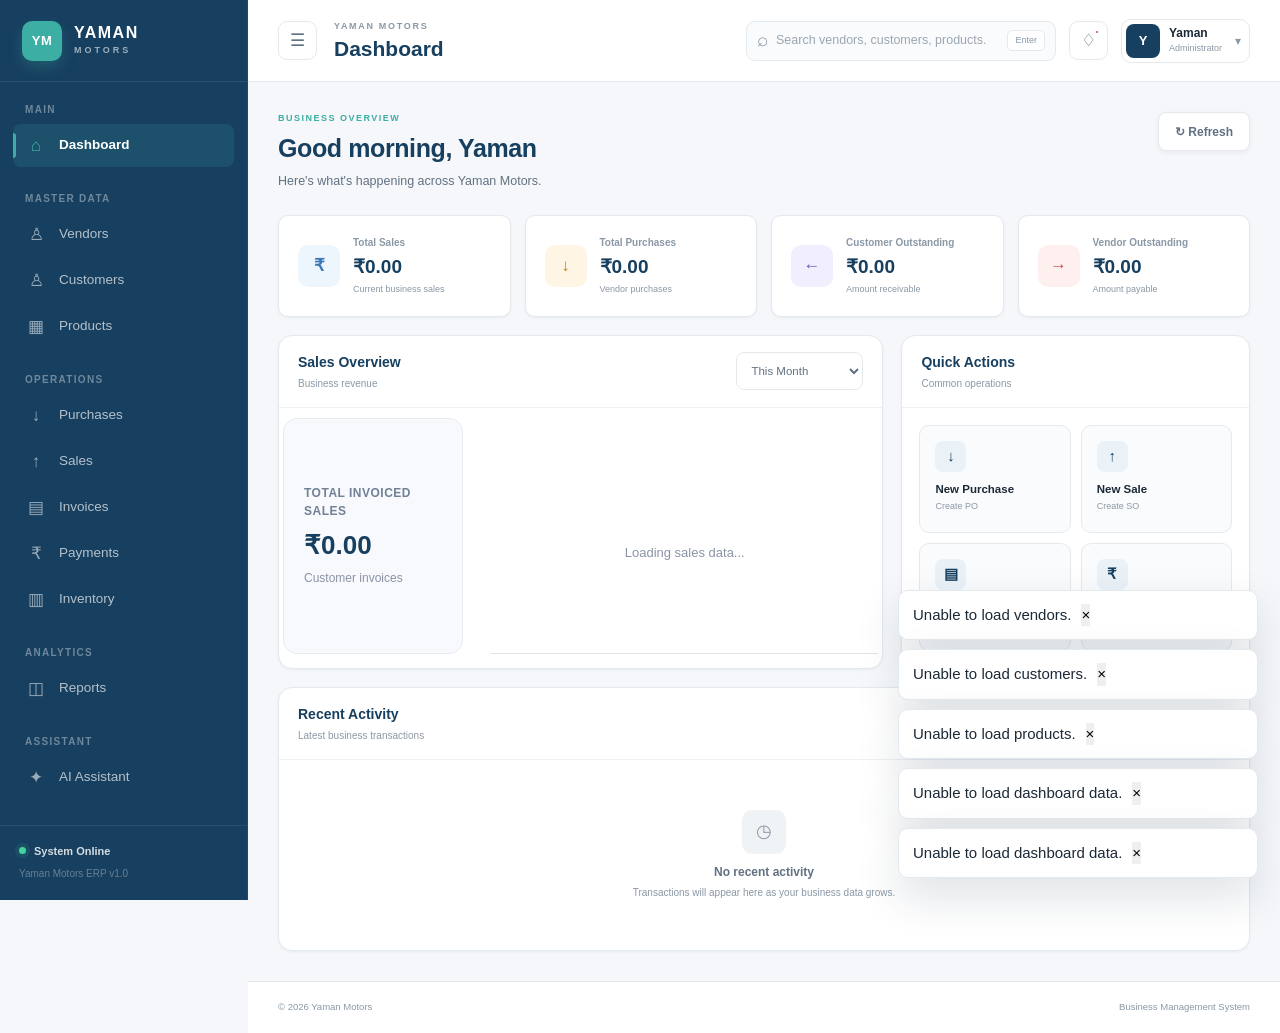
<file: frontend/index.html>
<!DOCTYPE html>
<html lang="en">

<head>
    <meta charset="UTF-8">

    <meta
        name="viewport"
        content="width=device-width, initial-scale=1.0">

    <meta
        name="description"
        content="Yaman Motors Business Management System">

    <title>Yaman Motors</title>

    <link
        rel="stylesheet"
        href="style.css">
</head>


<body>

    <!-- =====================================================
         APPLICATION
         ===================================================== -->

    <div class="app-shell">


        <!-- =================================================
             SIDEBAR
             ================================================= -->

        <aside
            class="sidebar"
            id="sidebar">

            <div class="sidebar-header">

                <div class="brand-mark">
                    YM
                </div>

                <div class="brand-text">
                    <strong>YAMAN</strong>
                    <span>MOTORS</span>
                </div>

            </div>


            <nav class="sidebar-navigation">

                <!-- MAIN -->

                <div class="navigation-group">

                    <div class="navigation-label">
                        MAIN
                    </div>

                    <button
                        type="button"
                        class="nav-item active"
                        data-section="dashboard">

                        <span class="nav-icon">⌂</span>

                        <span>
                            Dashboard
                        </span>

                    </button>

                </div>


                <!-- MASTER DATA -->

                <div class="navigation-group">

                    <div class="navigation-label">
                        MASTER DATA
                    </div>

                    <button
                        type="button"
                        class="nav-item"
                        data-section="vendors">

                        <span class="nav-icon">♙</span>

                        <span>
                            Vendors
                        </span>

                    </button>


                    <button
                        type="button"
                        class="nav-item"
                        data-section="customers">

                        <span class="nav-icon">♙</span>

                        <span>
                            Customers
                        </span>

                    </button>


                    <button
                        type="button"
                        class="nav-item"
                        data-section="products">

                        <span class="nav-icon">▦</span>

                        <span>
                            Products
                        </span>

                    </button>

                </div>


                <!-- OPERATIONS -->

                <div class="navigation-group">

                    <div class="navigation-label">
                        OPERATIONS
                    </div>


                    <button
                        type="button"
                        class="nav-item"
                        data-section="purchases">

                        <span class="nav-icon">↓</span>

                        <span>
                            Purchases
                        </span>

                    </button>


                    <button
                        type="button"
                        class="nav-item"
                        data-section="sales">

                        <span class="nav-icon">↑</span>

                        <span>
                            Sales
                        </span>

                    </button>


                    <button
                        type="button"
                        class="nav-item"
                        data-section="invoices">

                        <span class="nav-icon">▤</span>

                        <span>
                            Invoices
                        </span>

                    </button>


                    <button
                        type="button"
                        class="nav-item"
                        data-section="payments">

                        <span class="nav-icon">₹</span>

                        <span>
                            Payments
                        </span>

                    </button>


                    <button
                        type="button"
                        class="nav-item"
                        data-section="inventory">

                        <span class="nav-icon">▥</span>

                        <span>
                            Inventory
                        </span>

                    </button>

                </div>


                <!-- ANALYTICS -->

                <div class="navigation-group">

                    <div class="navigation-label">
                        ANALYTICS
                    </div>

                    <button
                        type="button"
                        class="nav-item"
                        data-section="reports">

                        <span class="nav-icon">◫</span>

                        <span>
                            Reports
                        </span>

                    </button>

                </div>


                <!-- ASSISTANT -->

                <div class="navigation-group">

                    <div class="navigation-label">
                        ASSISTANT
                    </div>

                    <button
                        type="button"
                        class="nav-item"
                        data-section="ai-assistant">

                        <span class="nav-icon">✦</span>

                        <span>
                            AI Assistant
                        </span>

                    </button>

                </div>

            </nav>


            <!-- SIDEBAR FOOTER -->

            <div class="sidebar-footer">

                <div class="system-status">

                    <span class="status-dot"></span>

                    <strong>
                        System Online
                    </strong>

                </div>

                <span class="version">
                    Yaman Motors ERP v1.0
                </span>

            </div>

        </aside>



        <!-- =================================================
             MAIN APPLICATION
             ================================================= -->

        <div class="main-wrapper">


            <!-- =================================================
                 TOP HEADER
                 ================================================= -->

            <header class="top-header">

                <div class="header-left">

                    <button
                        type="button"
                        class="header-button"
                        id="sidebarToggle"
                        aria-label="Toggle sidebar">

                        ☰

                    </button>


                    <div class="page-heading">

                        <span>
                            YAMAN MOTORS
                        </span>

                        <h1 id="pageTitle">
                            Dashboard
                        </h1>

                    </div>

                </div>


                <div class="header-right">


                    <!-- GLOBAL SEARCH -->

                    <div class="global-search">

                        <span class="search-icon">
                            ⌕
                        </span>

                        <input
                            type="search"
                            id="globalSearch"
                            placeholder="Search vendors, customers, products..."
                            autocomplete="off">

                        <span class="search-shortcut">
                            Enter
                        </span>

                    </div>


                    <!-- NOTIFICATIONS -->

                    <button
                        type="button"
                        class="header-button notification-button"
                        id="notificationButton"
                        aria-label="Notifications">

                        ♢

                        <span class="notification-dot"></span>

                    </button>


                    <!-- USER -->

                    <button
                        type="button"
                        class="user-menu"
                        id="userMenu">

                        <span class="user-avatar">
                            Y
                        </span>

                        <span class="user-info">

                            <strong>
                                Yaman
                            </strong>

                            <small>
                                Administrator
                            </small>

                        </span>

                        <span class="user-arrow">
                            ▾
                        </span>

                    </button>

                </div>

            </header>



            <!-- =================================================
                 MAIN CONTENT
                 ================================================= -->

            <main class="main-content">


                <!-- =================================================
                     DASHBOARD
                     ================================================= -->

                <section
                    class="page-section active"
                    id="section-dashboard">


                    <div class="section-top">

                        <div>

                            <p class="eyebrow">
                                BUSINESS OVERVIEW
                            </p>

                            <h2>
                                Good morning, Yaman
                            </h2>

                            <p class="section-description">
                                Here's what's happening across
                                Yaman Motors.
                            </p>

                        </div>


                        <div class="section-actions">

                            <button
                                type="button"
                                class="btn btn-secondary"
                                id="refreshDashboardButton">

                                ↻
                                Refresh

                            </button>

                        </div>

                    </div>


                    <!-- KPI CARDS -->

                    <div class="kpi-grid">


                        <article class="kpi-card">

                            <div class="kpi-icon sales">
                                ₹
                            </div>

                            <div class="kpi-content">

                                <span>
                                    Total Sales
                                </span>

                                <strong id="dashboardTotalSales">
                                    ₹0.00
                                </strong>

                                <small>
                                    Current business sales
                                </small>

                            </div>

                        </article>


                        <article class="kpi-card">

                            <div class="kpi-icon purchases">
                                ↓
                            </div>

                            <div class="kpi-content">

                                <span>
                                    Total Purchases
                                </span>

                                <strong id="dashboardTotalPurchases">
                                    ₹0.00
                                </strong>

                                <small>
                                    Vendor purchases
                                </small>

                            </div>

                        </article>


                        

                        <article class="kpi-card">

                            <div class="kpi-icon receivable">
                                ←
                            </div>

                            <div class="kpi-content">

                                <span>
                                    Customer Outstanding
                                </span>

                                <strong id="dashboardCustomerOutstanding">
                                    ₹0.00
                                </strong>

                                <small>
                                    Amount receivable
                                </small>

                            </div>

                        </article>


                        <article class="kpi-card">

                            <div class="kpi-icon payable">
                                →
                            </div>

                            <div class="kpi-content">

                                <span>
                                    Vendor Outstanding
                                </span>

                                <strong id="dashboardVendorOutstanding">
                                    ₹0.00
                                </strong>

                                <small>
                                    Amount payable
                                </small>

                            </div>

                        </article>

                    </div>



                    <!-- DASHBOARD GRID -->

                    <div class="dashboard-grid">


                        <!-- REVENUE -->

                        <article class="panel revenue-panel">

                            <div class="panel-header">

                                <div>

                                    <h3>
                                        Sales Overview
                                    </h3>

                                    <span>
                                        Business revenue
                                    </span>

                                </div>


                                <select id="revenuePeriod">

                                    <option value="month">
                                        This Month
                                    </option>

                                    <option value="quarter">
                                        This Quarter
                                    </option>

                                    <option value="year">
                                        This Year
                                    </option>

                                </select>

                            </div>


                           
<div class="sales-chart-container">

    <div class="sales-chart-summary">

        <span>Total Invoiced Sales</span>

        <strong id="dashboardChartTotal">
            ₹0.00
        </strong>

        <small>
            Customer invoices
        </small>

    </div>

    <div class="sales-chart-bars" id="dashboardSalesChart">

        <div class="sales-chart-empty">
            Loading sales data...
        </div>

    </div>

</div>



                        </article>


                        <!-- QUICK ACTIONS -->

                        <article class="panel quick-actions-panel">

                            <div class="panel-header">

                                <div>

                                    <h3>
                                        Quick Actions
                                    </h3>

                                    <span>
                                        Common operations
                                    </span>

                                </div>

                            </div>


                            <div class="quick-action-grid">

                                <button
                                    type="button"
                                    class="quick-action"
                                    data-action="new-purchase">

                                    <span>
                                        ↓
                                    </span>

                                    <strong>
                                        New Purchase
                                    </strong>

                                    <small>
                                        Create PO
                                    </small>

                                </button>


                                <button
                                    type="button"
                                    class="quick-action"
                                    data-action="new-sale">

                                    <span>
                                        ↑
                                    </span>

                                    <strong>
                                        New Sale
                                    </strong>

                                    <small>
                                        Create SO
                                    </small>

                                </button>


                                <button
                                    type="button"
                                    class="quick-action"
                                    data-action="upload-invoice">

                                    <span>
                                        ▤
                                    </span>

                                    <strong>
                                        Upload Invoice
                                    </strong>

                                    <small>
                                        Vendor invoice
                                    </small>

                                </button>


                                <button
                                    type="button"
                                    class="quick-action"
                                    data-action="record-payment">

                                    <span>
                                        ₹
                                    </span>

                                    <strong>
                                        Record Payment
                                    </strong>

                                    <small>
                                        Payment / receipt
                                    </small>

                                </button>

                            </div>

                        </article>

                    </div>



                    <!-- RECENT ACTIVITY -->

                    <article class="panel">

                        <div class="panel-header">

                            <div>

                                <h3>
                                    Recent Activity
                                </h3>

                                <span>
                                    Latest business transactions
                                </span>

                            </div>

                           
<button
    type="button"
    class="text-button"
    onclick="showSection('sales')"
>
    View All →
</button>


                        </div>


                        <div class="activity-empty">

                            <span>
                                ◷
                            </span>

                            <strong>
                                No recent activity
                            </strong>

                            <p>
                                Transactions will appear here
                                as your business data grows.
                            </p>

                        </div>

                    </article>

                </section>



                <!-- =================================================
                     VENDORS
                     ================================================= -->

                <section
                    class="page-section"
                    id="section-vendors">


                    <div class="section-top">

                        <div>

                            <p class="eyebrow">
                                MASTER DATA
                            </p>

                            <h2>
                                Vendors
                            </h2>

                            <p class="section-description">
                                Manage suppliers and vendor relationships.
                            </p>

                        </div>


                        <button
                            type="button"
                            class="btn btn-primary"
                            id="addVendorButton">

                            + Add Vendor

                        </button>

                    </div>


                    <article class="panel">


                        <div class="table-toolbar">

                            <div class="local-search">

                                <span>
                                    ⌕
                                </span>

                                <input
                                    id="vendorSearch"
                                    type="search"
                                    placeholder="Search vendors...">

                            </div>


                            <select id="vendorStatusFilter">

                                <option value="ALL">
                                    All Status
                                </option>

                                <option value="ACTIVE">
                                    Active
                                </option>

                                <option value="INACTIVE">
                                    Inactive
                                </option>

                            </select>

                        </div>


                        <div class="table-container">

                            <table>

                                <thead>

                                    <tr>

                                        <th>
                                            Vendor ID
                                        </th>

                                        <th>
                                            Vendor
                                        </th>

                                        <th>
                                            Phone
                                        </th>

                                        <th>
                                            Email
                                        </th>

                                        <th>
                                            GSTIN
                                        </th>

                                        <th>
                                            Status
                                        </th>

                                        <th>
                                            Actions
                                        </th>

                                    </tr>

                                </thead>


                                <tbody id="vendorsTableBody">

                                    <tr class="empty-row">

                                        <td colspan="7">

                                            <div class="table-empty-state">

                                                <strong>
                                                    Loading vendors...
                                                </strong>

                                            </div>

                                        </td>

                                    </tr>

                                </tbody>

                            </table>

                        </div>

                    </article>

                </section>



                <!-- =================================================
                     CUSTOMERS
                     ================================================= -->

                <section
                    class="page-section"
                    id="section-customers">


                    <div class="section-top">

                        <div>

                            <p class="eyebrow">
                                MASTER DATA
                            </p>

                            <h2>
                                Customers
                            </h2>

                            <p class="section-description">
                                Manage customers and buyers.
                            </p>

                        </div>


                        <button
                            type="button"
                            class="btn btn-primary"
                            id="addCustomerButton">

                            + Add Customer

                        </button>

                    </div>


                    <article class="panel">


                        <div class="table-toolbar">

                            <div class="local-search">

                                <span>
                                    ⌕
                                </span>

                                <input
                                    id="customerSearch"
                                    type="search"
                                    placeholder="Search customers...">

                            </div>


                            <select id="customerStatusFilter">

                                <option value="ALL">
                                    All Status
                                </option>

                                <option value="ACTIVE">
                                    Active
                                </option>

                                <option value="INACTIVE">
                                    Inactive
                                </option>

                            </select>

                        </div>


                        <div class="table-container">

                            <table>

                                <thead>

                                    <tr>

                                        <th>
                                            Customer ID
                                        </th>

                                        <th>
                                            Customer
                                        </th>

                                        <th>
                                            Phone
                                        </th>

                                        <th>
                                            Email
                                        </th>

                                        <th>
                                            GSTIN
                                        </th>

                                        <th>
                                            Status
                                        </th>

                                        <th>
                                            Actions
                                        </th>

                                    </tr>

                                </thead>


                                <tbody id="customersTableBody">

                                    <tr class="empty-row">

                                        <td colspan="7">

                                            <div class="table-empty-state">

                                                <strong>
                                                    Loading customers...
                                                </strong>

                                            </div>

                                        </td>

                                    </tr>

                                </tbody>

                            </table>

                        </div>

                    </article>

                </section>



                <!-- =================================================
                     PRODUCTS
                     ================================================= -->

                <section
                    class="page-section"
                    id="section-products">


                    <div class="section-top">

                        <div>

                            <p class="eyebrow">
                                MASTER DATA
                            </p>

                            <h2>
                                Products
                            </h2>

                            <p class="section-description">
                                Manage products, prices and tax settings.
                            </p>

                        </div>


                        <button
                            type="button"
                            class="btn btn-primary"
                            id="addProductButton">

                            + Add Product

                        </button>

                    </div>


                    <article class="panel">


                        <div class="table-toolbar">

                            <div class="local-search">

                                <span>
                                    ⌕
                                </span>

                                <input
                                    id="productSearch"
                                    type="search"
                                    placeholder="Search products...">

                            </div>


                            <select id="productCategoryFilter">

                                <option value="ALL">
                                    All Categories
                                </option>

                                <option value="ENGINE">
                                    Engine
                                </option>

                                <option value="TYRE">
                                    Tyre
                                </option>

                                <option value="BATTERY">
                                    Battery
                                </option>

                                <option value="CAR">
                                    Car
                                </option>

                            </select>

                        </div>


                        <div class="table-container">

                            <table>

                                <thead>

                                    <tr>

                                        <th>
                                            Product ID
                                        </th>

                                        <th>
                                            Product
                                        </th>

                                        <th>
                                            Category
                                        </th>

                                        <th>
                                            Unit
                                        </th>

                                        <th>
                                            Selling Price
                                        </th>

                                        <th>
                                            Tax
                                        </th>

                                        <th>
                                            Status
                                        </th>

                                        <th>
                                            Actions
                                        </th>

                                    </tr>

                                </thead>


                                <tbody id="productsTableBody">

                                    <tr class="empty-row">

                                        <td colspan="8">

                                            <div class="table-empty-state">

                                                <strong>
                                                    Loading products...
                                                </strong>

                                            </div>

                                        </td>

                                    </tr>

                                </tbody>

                            </table>

                        </div>

                    </article>

                </section>



                <!-- =================================================
                     PURCHASES
                     ================================================= -->

                <section
                    class="page-section"
                    id="section-purchases">


                    <div class="section-top">

                        <div>

                            <p class="eyebrow">
                                OPERATIONS
                            </p>

                            <h2>
                                Purchases
                            </h2>

                            <p class="section-description">
                                Manage purchase orders and vendor purchasing.
                            </p>

                        </div>


                        <button
                            type="button"
                            class="btn btn-primary"
                            id="newPurchaseButton">

                            + New Purchase Order

                        </button>

                    </div>


                    <div class="page-tabs">

                        <button
                            type="button"
                            class="tab-button active"
                            data-purchase-tab="orders">

                            Purchase Orders

                        </button>


                        <button
                            type="button"
                            class="tab-button"
                            data-purchase-tab="invoices">

                            Vendor Invoices

                        </button>


                        <button
                            type="button"
                            class="tab-button"
                            data-purchase-tab="payments">

                            Payments

                        </button>

                    </div>


                    <!-- PURCHASE ORDERS -->

                    <div
                        class="tab-content active"
                        id="purchase-tab-orders">


                        <article class="panel">

                            <div class="table-toolbar">

                                <div class="local-search">

                                    <span>
                                        ⌕
                                    </span>

                                    <input
                                        id="purchaseSearch"
                                        type="search"
                                        placeholder="Search purchase orders...">

                                </div>


                                <select id="purchaseStatusFilter">

                                    <option value="ALL">
                                        All Status
                                    </option>

                                    <option value="OPEN">
                                        Open
                                    </option>

                                    <option value="COMPLETED">
                                        Completed
                                    </option>

                                    <option value="CANCELLED">
                                        Cancelled
                                    </option>

                                </select>

                            </div>


                            <div class="table-container">

                                <table>

                                    <thead>

                                        <tr>

                                            <th>
                                                PO Number
                                            </th>

                                            <th>
                                                Vendor
                                            </th>

                                            <th>
                                                Date
                                            </th>

                                            <th>
                                                Expected
                                            </th>

                                            <th>
                                                Total
                                            </th>

                                            <th>
                                                Status
                                            </th>

                                            <th>
                                                Actions
                                            </th>

                                        </tr>

                                    </thead>


                                    <tbody id="purchaseTableBody">

                                        <tr class="empty-row">

                                            <td colspan="7">

                                                <div class="table-empty-state">

                                                    <strong>
                                                        No purchase orders
                                                    </strong>

                                                    <span>
                                                        Create a purchase order to begin.
                                                    </span>

                                                </div>

                                            </td>

                                        </tr>

                                    </tbody>

                                </table>

                            </div>

                        </article>

                    </div>


                    <!-- VENDOR INVOICES -->

                    <div
                        class="tab-content"
                        id="purchase-tab-invoices">


                        <article class="panel">

                            <div class="panel-header">

                                <div>

                                    <h3>
                                        Vendor Invoices
                                    </h3>

                                    <span>
                                        Bills received from suppliers
                                    </span>

                                </div>


                                <button
                                    type="button"
                                    class="btn btn-primary"
                                    id="uploadVendorInvoiceButton">

                                    + Upload Invoice

                                </button>

                            </div>


                            <div class="table-empty-state large">

                                <span>
                                    ▤
                                </span>

                                <strong>
                                    No vendor invoices
                                </strong>

                                <p>
                                    Upload a vendor PDF and associate
                                    it with a purchase order.
                                </p>

                            </div>

                        </article>

                    </div>


                    <!-- PURCHASE PAYMENTS -->

                    <div
                        class="tab-content"
                        id="purchase-tab-payments">


                        <article class="panel">

                            <div class="table-empty-state large">

                                <span>
                                    ₹
                                </span>

                                <strong>
                                    No vendor payments
                                </strong>

                                <p>
                                    Payments made to vendors will
                                    appear here.
                                </p>

                            </div>

                        </article>

                    </div>

                </section>



                <!-- =================================================
                     SALES
                     ================================================= -->

                <section
                    class="page-section"
                    id="section-sales">


                    <div class="section-top">

                        <div>

                            <p class="eyebrow">
                                OPERATIONS
                            </p>

                            <h2>
                                Sales
                            </h2>

                            <p class="section-description">
                                Manage customer orders and sales.
                            </p>

                        </div>


                        <button
                            type="button"
                            class="btn btn-primary"
                            id="newSaleButton">

                            + New Sales Order

                        </button>

                    </div>


                    <div class="page-tabs">

                        <button
                            type="button"
                            class="tab-button active"
                            data-sales-tab="orders">

                            Sales Orders

                        </button>


                        <button
                            type="button"
                            class="tab-button"
                            data-sales-tab="invoices">

                            Customer Invoices

                        </button>


                        <button
                            type="button"
                            class="tab-button"
                            data-sales-tab="payments">

                            Payments

                        </button>

                    </div>


                    <!-- SALES ORDERS -->

                    <div
                        class="tab-content active"
                        id="sales-tab-orders">


                        <article class="panel">

                            <div class="table-toolbar">

                                <div class="local-search">

                                    <span>
                                        ⌕
                                    </span>

                                    <input
                                        id="salesSearch"
                                        type="search"
                                        placeholder="Search sales orders...">

                                </div>


                                <select id="salesStatusFilter">

                                    <option value="ALL">
                                        All Status
                                    </option>

                                    <option value="OPEN">
                                        Open
                                    </option>

                                    <option value="COMPLETED">
                                        Completed
                                    </option>

                                    <option value="CANCELLED">
                                        Cancelled
                                    </option>

                                </select>

                            </div>


                            <div class="table-container">

                                <table>

                                    <thead>

                                        <tr>

                                            <th>
                                                SO Number
                                            </th>

                                            <th>
                                                Customer
                                            </th>

                                            <th>
                                                Date
                                            </th>

                                            <th>
                                                Expected
                                            </th>

                                            <th>
                                                Total
                                            </th>

                                            <th>
                                                Status
                                            </th>

                                            <th>
                                                Actions
                                            </th>

                                        </tr>

                                    </thead>


                                    <tbody>

                                        <tr class="empty-row">

                                            <td colspan="7">

                                                <div class="table-empty-state">

                                                    <strong>
                                                        No sales orders
                                                    </strong>

                                                    <span>
                                                        Create a sales order to begin.
                                                    </span>

                                                </div>

                                            </td>

                                        </tr>

                                    </tbody>

                                </table>

                            </div>

                        </article>

                    </div>


                    <!-- CUSTOMER INVOICES -->

                    <div
                        class="tab-content"
                        id="sales-tab-invoices">


                        <article class="panel">

                            <div class="table-empty-state large">

                                <span>
                                    ▤
                                </span>

                                <strong>
                                    No customer invoices
                                </strong>

                                <p>
                                    Customer invoices generated from
                                    sales orders will appear here.
                                </p>

                            </div>

                        </article>

                    </div>


                    <!-- CUSTOMER PAYMENTS -->

                    <div
                        class="tab-content"
                        id="sales-tab-payments">


                        <article class="panel">

                            <div class="table-empty-state large">

                                <span>
                                    ₹
                                </span>

                                <strong>
                                    No customer payments
                                </strong>

                                <p>
                                    Payments received from customers
                                    will appear here.
                                </p>

                            </div>

                        </article>

                    </div>

                </section>



                <!-- =================================================
                     INVOICES
                     ================================================= -->

                <section
                    class="page-section"
                    id="section-invoices">


                    <div class="section-top">

                        <div>

                            <p class="eyebrow">
                                DOCUMENTS
                            </p>

                            <h2>
                                Invoices
                            </h2>

                            <p class="section-description">
                                Manage vendor and customer invoices.
                            </p>

                        </div>


                        <button
                            type="button"
                            class="btn btn-primary"
                            id="invoiceUploadButton">

                            + Upload Vendor Invoice

                        </button>

                    </div>


                    <div class="page-tabs">

                        <button
                            type="button"
                            class="tab-button active"
                            data-invoice-tab="vendor">

                            Vendor Invoices

                        </button>


                        <button
                            type="button"
                            class="tab-button"
                            data-invoice-tab="customer">

                            Customer Invoices

                        </button>

                    </div>


                    <div
                        class="tab-content active"
                        id="invoice-tab-vendor">


                        <article class="panel">

                            <div class="table-empty-state large">

                                <span>
                                    ▤
                                </span>

                                <strong>
                                    Vendor invoice management
                                </strong>

                                <p>
                                    Vendor-uploaded PDFs, invoice items,
                                    payment status and original documents
                                    will appear here.
                                </p>

                                <button
                                    type="button"
                                    class="btn btn-primary"
                                    id="invoiceUploadButtonSecondary">

                                    Upload Vendor Invoice

                                </button>

                            </div>

                        </article>

                    </div>


                    <div
                        class="tab-content"
                        id="invoice-tab-customer">


                        <article class="panel">

                            <div class="table-empty-state large">

                                <span>
                                    ▤
                                </span>

                                <strong>
                                    Customer invoices
                                </strong>

                                <p>
                                    Invoices generated from completed
                                    sales orders will appear here.
                                </p>

                            </div>

                        </article>

                    </div>

                </section>



                <!-- =================================================
                     PAYMENTS
                     ================================================= -->

                <section
                    class="page-section"
                    id="section-payments">


                    <div class="section-top">

                        <div>

                            <p class="eyebrow">
                                FINANCE
                            </p>

                            <h2>
                                Payments
                            </h2>

                            <p class="section-description">
                                Record vendor payments and customer receipts.
                            </p>

                        </div>


                        <button
                            type="button"
                            class="btn btn-primary"
                            id="recordPaymentButton">

                            + Record Payment

                        </button>

                    </div>


                    <div class="page-tabs">

                        <button
                            type="button"
                            class="tab-button active"
                            data-payment-tab="vendor">

                            Vendor Payments

                        </button>


                        <button
                            type="button"
                            class="tab-button"
                            data-payment-tab="customer">

                            Customer Receipts

                        </button>

                    </div>


                    <div
                        class="tab-content active"
                        id="payment-tab-vendor">


                        <article class="panel">

                            <div class="table-empty-state large">

                                <span>
                                    ₹
                                </span>

                                <strong>
                                    Vendor payments
                                </strong>

                                <p>
                                    Payments made against vendor
                                    invoices will appear here.
                                </p>

                            </div>

                        </article>

                    </div>


                    <div
                        class="tab-content"
                        id="payment-tab-customer">


                        <article class="panel">

                            <div class="table-empty-state large">

                                <span>
                                    ₹
                                </span>

                                <strong>
                                    Customer receipts
                                </strong>

                                <p>
                                    Payments received from customers
                                    will appear here.
                                </p>

                            </div>

                        </article>

                    </div>

                </section>



                <!-- =================================================
                     INVENTORY
                     ================================================= -->

                <section
                    class="page-section"
                    id="section-inventory">


                    <div class="section-top">

                        <div>

                            <p class="eyebrow">
                                OPERATIONS
                            </p>

                            <h2>
                                Inventory
                            </h2>

                            <p class="section-description">
                                Track current stock and inventory movements.
                            </p>

                        </div>


                        <div class="section-actions">

                            <button
                                type="button"
                                class="btn btn-secondary"
                                id="refreshInventoryButton">

                                ↻ Refresh

                            </button>


                            <button
                                type="button"
                                class="btn btn-primary"
                                id="inventoryTransactionButton">

                                + Stock Adjustment

                            </button>

                        </div>

                    </div>


                    <article class="panel">


                        <div class="table-toolbar">

                            <div class="local-search">

                                <span>
                                    ⌕
                                </span>

                                <input
                                    id="inventorySearch"
                                    type="search"
                                    placeholder="Search inventory...">

                            </div>

                        </div>


                        <div class="table-container">

                            <table>

                                <thead>

                                    <tr>

                                        <th>
                                            Product ID
                                        </th>

                                        <th>
                                            Product
                                        </th>

                                        <th>
                                            Category
                                        </th>

                                        <th>
                                            Unit
                                        </th>

                                        <th>
                                            Stock
                                        </th>

                                        <th>
                                            Stock Value
                                        </th>

                                        <th>
                                            Actions
                                        </th>

                                    </tr>

                                </thead>


                                <tbody id="inventoryTableBody">

                                    <tr class="empty-row">

                                        <td colspan="7">

                                            <div class="table-empty-state">

                                                <span>
                                                    ▥
                                                </span>

                                                <strong>
                                                    No inventory data
                                                </strong>

                                                <span>
                                                    Inventory transactions will
                                                    populate this table.
                                                </span>

                                            </div>

                                        </td>

                                    </tr>

                                </tbody>

                            </table>

                        </div>

                    </article>

                </section>



                <!-- =================================================
                     REPORTS
                     ================================================= -->

                <section
                    class="page-section"
                    id="section-reports">


                    <div class="section-top">

                        <div>

                            <p class="eyebrow">
                                ANALYTICS
                            </p>

                            <h2>
                                Reports & Analytics
                            </h2>

                            <p class="section-description">
                                Understand sales, purchasing, profitability
                                and inventory.
                            </p>

                        </div>


                        <div class="section-actions">

                            <select id="reportPeriod">

                                <option value="month">
                                    This Month
                                </option>

                                <option value="quarter">
                                    This Quarter
                                </option>

                                <option value="year">
                                    This Year
                                </option>

                            </select>


                            <button
                                type="button"
                                class="btn btn-secondary"
                                id="refreshReportsButton">

                                ↻ Refresh

                            </button>

                        </div>

                    </div>


                    <!-- REPORT KPI -->

                    <div class="kpi-grid report-kpis">


                        <article class="kpi-card compact">

                            <div class="kpi-content">

                                <span>
                                    Revenue
                                </span>

                                <strong id="reportRevenue">
                                    ₹0.00
                                </strong>

                            </div>

                        </article>


                        <article class="kpi-card compact">

                            <div class="kpi-content">

                                <span>
                                    Purchases
                                </span>

                                <strong id="reportPurchases">
                                    ₹0.00
                                </strong>

                            </div>

                        </article>


                        <article class="kpi-card compact">

                            <div class="kpi-content">

                                <span>
                                    Gross Profit
                                </span>

                                <strong id="reportGrossProfit">
                                    ₹0.00
                                </strong>

                            </div>

                        </article>


                        <article class="kpi-card compact">

                            <div class="kpi-content">

                                <span>
                                    Receivables
                                </span>

                                <strong id="reportReceivables">
                                    ₹0.00
                                </strong>

                            </div>

                        </article>


                        <article class="kpi-card compact">

                            <div class="kpi-content">

                                <span>
                                    Payables
                                </span>

                                <strong id="reportPayables">
                                    ₹0.00
                                </strong>

                            </div>

                        </article>

                    </div>


                    <!-- REPORT CARDS -->

                    <div class="report-grid">


                        <button
                            type="button"
                            class="report-card"
                            data-report="monthly-sales">

                            <span>
                                ◫
                            </span>

                            <strong>
                                Monthly Sales
                            </strong>

                            <small>
                                Revenue by month
                            </small>

                        </button>


                        <button
                            type="button"
                            class="report-card"
                            data-report="top-products">

                            <span>
                                ▥
                            </span>

                            <strong>
                                Top Products
                            </strong>

                            <small>
                                Best-selling products
                            </small>

                        </button>


                        <button
                            type="button"
                            class="report-card"
                            data-report="customer-sales">

                            <span>
                                ♙
                            </span>

                            <strong>
                                Customer Sales
                            </strong>

                            <small>
                                Sales by customer
                            </small>

                        </button>


                        <button
                            type="button"
                            class="report-card"
                            data-report="vendor-comparison">

                            <span>
                                ⇄
                            </span>

                            <strong>
                                Vendor Comparison
                            </strong>

                            <small>
                                Compare supplier prices
                            </small>

                        </button>


                        <button
                            type="button"
                            class="report-card"
                            data-report="product-cost">

                            <span>
                                ₹
                            </span>

                            <strong>
                                Product Cost
                            </strong>

                            <small>
                                Purchase cost analysis
                            </small>

                        </button>


                        <button
                            type="button"
                            class="report-card"
                            data-report="vendor-history">

                            <span>
                                ◷
                            </span>

                            <strong>
                                Vendor History
                            </strong>

                            <small>
                                Vendor transaction history
                            </small>

                        </button>


                        <button
                            type="button"
                            class="report-card"
                            data-report="stock-movement">

                            <span>
                                ↕
                            </span>

                            <strong>
                                Stock Movement
                            </strong>

                            <small>
                                Inventory movements
                            </small>

                        </button>


                        <button
                            type="button"
                            class="report-card"
                            data-report="inventory-value">

                            <span>
                                ▦
                            </span>

                            <strong>
                                Inventory Value
                            </strong>

                            <small>
                                Current inventory value
                            </small>

                        </button>

                    </div>

                </section>



                <!-- =================================================
                     AI ASSISTANT
                     ================================================= -->

                <section
                    class="page-section"
                    id="section-ai-assistant">


                    <div class="section-top">

                        <div>

                            <p class="eyebrow">
                                INTELLIGENCE
                            </p>

                            <h2>
                                AI Assistant
                            </h2>

                            <p class="section-description">
                                Ask questions about your Yaman Motors
                                business data.
                            </p>

                        </div>

                    </div>


                    <div class="ai-layout">


                        <!-- CHAT -->

                        <article class="panel ai-chat-panel">


                            <div class="ai-header">

                                <div class="ai-avatar">
                                    ✦
                                </div>

                                <div>

                                    <h3>
                                        Yaman Motors AI
                                    </h3>

                                    <span>
                                        Gemini-powered business assistant
                                    </span>

                                </div>

                            </div>


                            <div
                                class="chat-messages"
                                id="chatMessages">


                                <div class="chat-message assistant">

                                    <div class="chat-avatar">
                                        ✦
                                    </div>

                                    <div class="chat-bubble">

                                        Hello Yaman. I can help you
                                        understand vendors, customers,
                                        products, sales, purchases,
                                        payments and reports.

                                    </div>

                                </div>

                            </div>


                            <form
                                class="ai-chat-form"
                                id="aiChatForm">


                                <textarea
                                    id="aiChatInput"
                                    rows="2"
                                    placeholder="Ask something like: Which vendor is cheapest for ENG001?"></textarea>


                                <button
                                    type="submit"
                                    class="btn btn-primary">

                                    Send →

                                </button>

                            </form>

                        </article>



                        <!-- SUGGESTIONS -->

                        <aside class="panel ai-suggestions">


                            <div class="panel-header">

                                <div>

                                    <h3>
                                        Try asking
                                    </h3>

                                    <span>
                                        Business questions
                                    </span>

                                </div>

                            </div>


                            <div class="suggestion-list">


                                <button
                                    type="button"
                                    class="suggestion-chip"
                                    data-prompt="Which vendor is cheapest for ENG001?">

                                    Which vendor is cheapest for ENG001?

                                </button>


                                <button
                                    type="button"
                                    class="suggestion-chip"
                                    data-prompt="How much would I save buying 500 units from the cheapest vendor?">

                                    How much would I save buying 500 units?

                                </button>


                                <button
                                    type="button"
                                    class="suggestion-chip"
                                    data-prompt="Who do we owe money to?">

                                    Who do we owe money to?

                                </button>


                                <button
                                    type="button"
                                    class="suggestion-chip"
                                    data-prompt="What was our revenue this month?">

                                    What was our revenue this month?

                                </button>


                                <button
                                    type="button"
                                    class="suggestion-chip"
                                    data-prompt="Which products have the highest margin?">

                                    Which products have the highest margin?

                                </button>


                                <button
                                    type="button"
                                    class="suggestion-chip"
                                    data-prompt="Show me all transactions with ABC Motors.">

                                    Show transactions with ABC Motors.

                                </button>

                            </div>


                            <div class="ai-notice">

                                <strong>
                                    Verified business data
                                </strong>

                                <p>
                                    Financial calculations will be
                                    performed by the backend and database.
                                    AI is used to understand and explain
                                    the result.
                                </p>

                            </div>

                        </aside>

                    </div>

                </section>


            </main>


            <!-- =================================================
                 FOOTER
                 ================================================= -->

            <footer class="app-footer">

                <span>
                    © 2026 Yaman Motors
                </span>

                <span>
                    Business Management System
                </span>

            </footer>

        </div>

    </div>



    <!-- =====================================================
         GLOBAL MODAL
         ===================================================== -->

    <div
        class="modal-overlay"
        id="globalModal"
        aria-hidden="true"
        inert>

        <div
            class="modal"
            role="dialog"
            aria-modal="true">

            <div class="modal-header">

                <h2 id="modalTitle">
                    Modal
                </h2>

                <button
                    type="button"
                    class="modal-close"
                    id="modalClose"
                    aria-label="Close">

                    ×

                </button>

            </div>


            <div
                class="modal-body"
                id="modalBody">
            </div>


            <div
                class="modal-footer"
                id="modalFooter">
            </div>

        </div>

    </div>



    <!-- =====================================================
         TOAST NOTIFICATIONS
         ===================================================== -->

    <div
        class="toast-container"
        id="toastContainer">
    </div>



    <!-- =====================================================
         JAVASCRIPT
         ===================================================== -->

    <script src="script.js"></script>

</body>

</html>
</file>
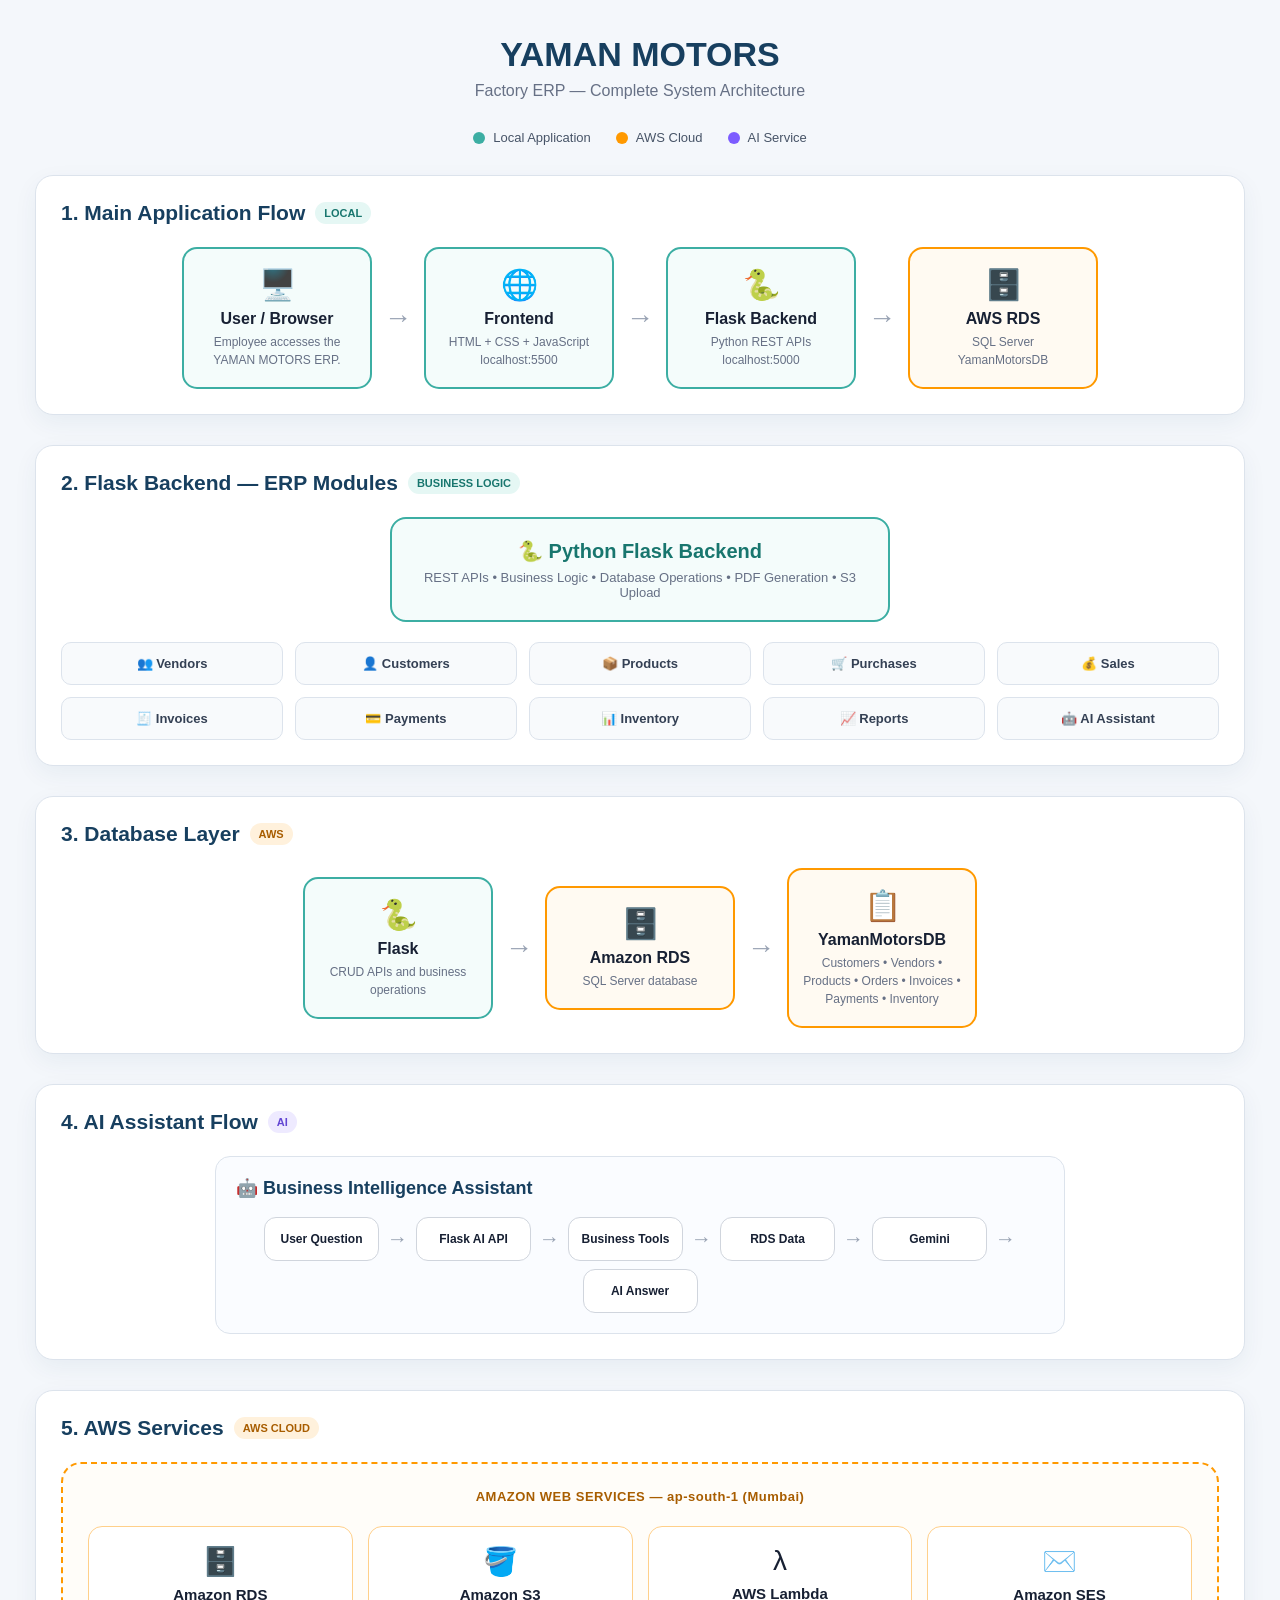
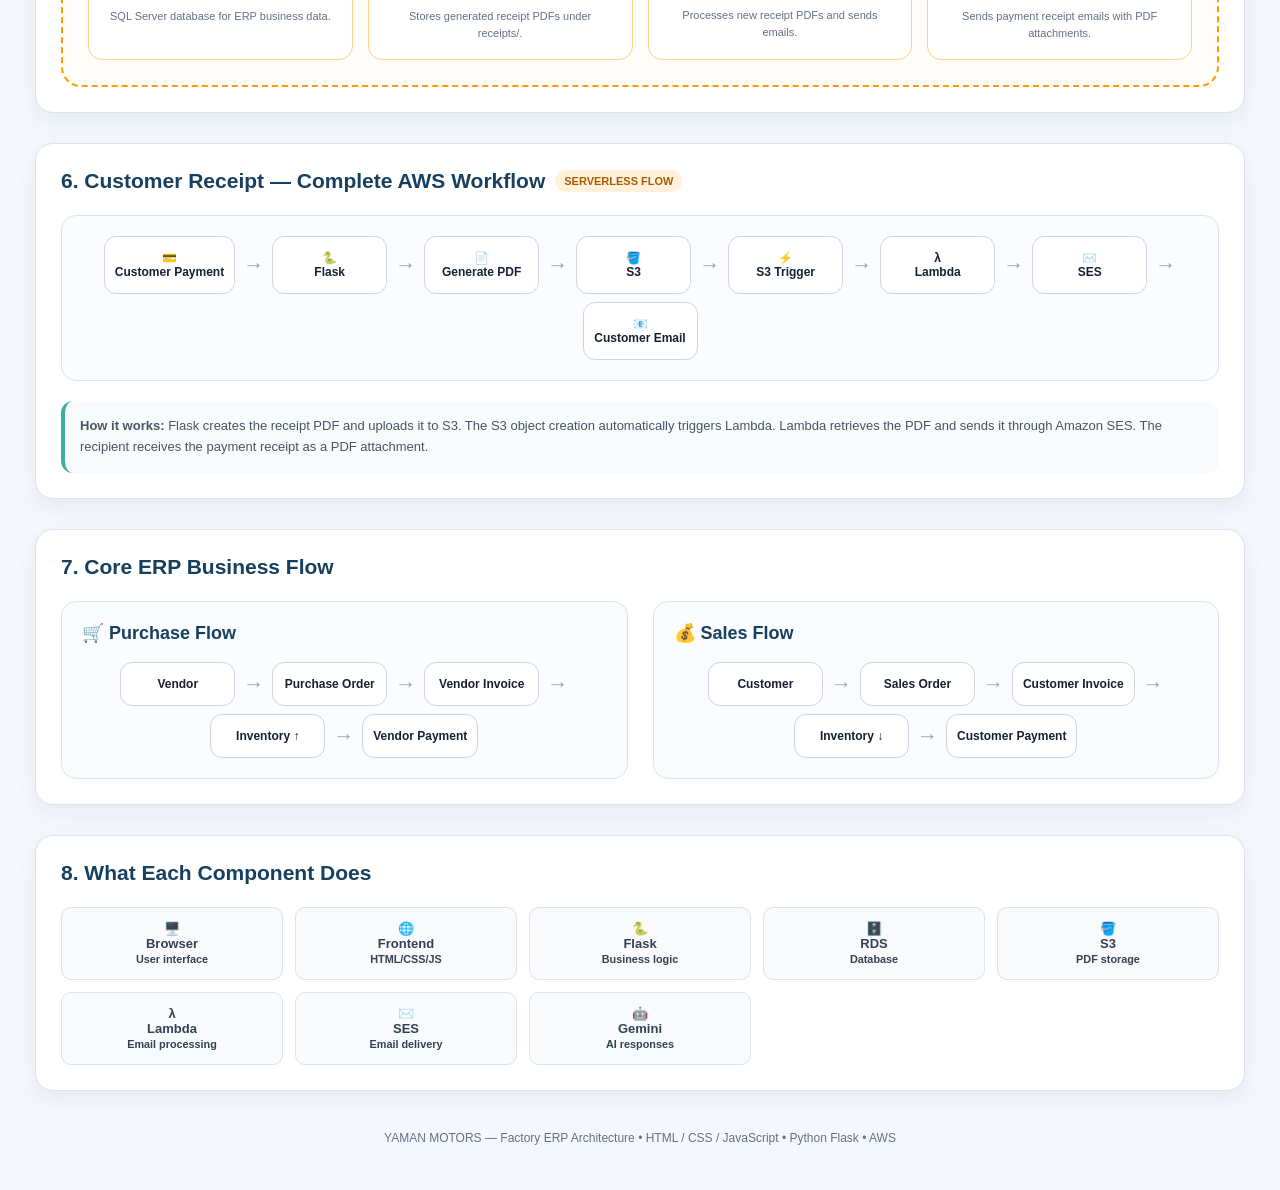
<file: documentations/architecture.html>
<!DOCTYPE html>
<html lang="en">
<head>
<meta charset="UTF-8">
<meta name="viewport" content="width=device-width, initial-scale=1.0">
<title>YAMAN MOTORS - System Architecture</title>

<style>
    * {
        box-sizing: border-box;
    }

    body {
        margin: 0;
        font-family: "Segoe UI", Arial, sans-serif;
        background: #f4f7fb;
        color: #172033;
    }

    .page {
        max-width: 1500px;
        margin: auto;
        padding: 35px;
    }

    .header {
        text-align: center;
        margin-bottom: 30px;
    }

    .header h1 {
        margin: 0;
        font-size: 34px;
        color: #173f5f;
    }

    .header p {
        margin: 8px 0 0;
        color: #667085;
        font-size: 16px;
    }

    .legend {
        display: flex;
        justify-content: center;
        gap: 25px;
        margin: 20px 0 30px;
        flex-wrap: wrap;
    }

    .legend-item {
        display: flex;
        align-items: center;
        gap: 8px;
        font-size: 13px;
        color: #475467;
    }

    .dot {
        width: 12px;
        height: 12px;
        border-radius: 50%;
    }

    .local-dot {
        background: #3caea3;
    }

    .aws-dot {
        background: #ff9900;
    }

    .ai-dot {
        background: #7c5cff;
    }

    .section {
        background: white;
        border: 1px solid #dce3ec;
        border-radius: 18px;
        padding: 25px;
        margin-bottom: 30px;
        box-shadow: 0 8px 25px rgba(23, 63, 95, 0.06);
    }

    .section-title {
        display: flex;
        align-items: center;
        gap: 10px;
        margin-bottom: 22px;
    }

    .section-title h2 {
        margin: 0;
        font-size: 21px;
        color: #173f5f;
    }

    .badge {
        font-size: 11px;
        padding: 5px 9px;
        border-radius: 20px;
        font-weight: 700;
    }

    .local-badge {
        background: #e5f7f4;
        color: #18766e;
    }

    .aws-badge {
        background: #fff1dc;
        color: #a85d00;
    }

    .flow {
        display: flex;
        align-items: center;
        justify-content: center;
        gap: 12px;
        flex-wrap: wrap;
    }

    .node {
        width: 190px;
        min-height: 115px;
        background: #fff;
        border: 2px solid #d9e2ec;
        border-radius: 15px;
        padding: 18px 14px;
        text-align: center;
        position: relative;
    }

    .node.local {
        border-color: #3caea3;
        background: #f4fcfb;
    }

    .node.aws {
        border-color: #ff9900;
        background: #fffaf2;
    }

    .node.ai {
        border-color: #7c5cff;
        background: #f8f6ff;
    }

    .icon {
        font-size: 30px;
        margin-bottom: 8px;
    }

    .node h3 {
        margin: 0 0 5px;
        font-size: 16px;
    }

    .node p {
        margin: 0;
        font-size: 12px;
        line-height: 1.5;
        color: #667085;
    }

    .arrow {
        font-size: 28px;
        color: #98a2b3;
        font-weight: bold;
    }

    .arrow-down {
        text-align: center;
        font-size: 30px;
        color: #98a2b3;
        margin: 10px 0;
    }

    .modules {
        display: grid;
        grid-template-columns: repeat(5, 1fr);
        gap: 12px;
        margin-top: 20px;
    }

    .module {
        background: #f8fafc;
        border: 1px solid #dce3ec;
        border-radius: 10px;
        padding: 13px;
        text-align: center;
        font-size: 13px;
        font-weight: 600;
        color: #344054;
    }

    .flask-core {
        max-width: 500px;
        margin: auto;
        border: 2px solid #3caea3;
        background: #f4fcfb;
        border-radius: 16px;
        padding: 20px;
        text-align: center;
    }

    .flask-core h3 {
        margin: 0 0 7px;
        color: #18766e;
        font-size: 20px;
    }

    .flask-core p {
        margin: 0;
        color: #667085;
        font-size: 13px;
    }

    .architecture-grid {
        display: grid;
        grid-template-columns: 1fr 1fr;
        gap: 25px;
    }

    .workflow {
        border: 1px solid #dce3ec;
        border-radius: 15px;
        padding: 20px;
        background: #fafcff;
    }

    .workflow h3 {
        margin: 0 0 18px;
        color: #173f5f;
        font-size: 18px;
    }

    .workflow-flow {
        display: flex;
        align-items: center;
        gap: 8px;
        flex-wrap: wrap;
        justify-content: center;
    }

    .small-node {
        min-width: 115px;
        padding: 14px 10px;
        border-radius: 12px;
        text-align: center;
        border: 1px solid #d0d5dd;
        background: white;
        font-size: 12px;
        font-weight: 600;
    }

    .small-arrow {
        color: #98a2b3;
        font-size: 21px;
        font-weight: bold;
    }

    .aws-cloud {
        border: 2px dashed #ff9900;
        border-radius: 20px;
        padding: 25px;
        background: #fffdf9;
    }

    .cloud-label {
        text-align: center;
        margin-bottom: 22px;
        font-size: 13px;
        color: #a85d00;
        font-weight: 700;
        letter-spacing: .5px;
    }

    .aws-services {
        display: grid;
        grid-template-columns: repeat(4, 1fr);
        gap: 15px;
    }

    .aws-service {
        background: white;
        border: 1px solid #ffd08a;
        border-radius: 14px;
        padding: 18px;
        text-align: center;
    }

    .aws-service .icon {
        font-size: 28px;
    }

    .aws-service h3 {
        margin: 5px 0;
        font-size: 15px;
    }

    .aws-service p {
        margin: 0;
        font-size: 11px;
        color: #667085;
        line-height: 1.5;
    }

    .ai-flow {
        max-width: 850px;
        margin: auto;
    }

    .footer {
        text-align: center;
        padding: 10px;
        color: #667085;
        font-size: 12px;
    }

    .note {
        margin-top: 20px;
        padding: 15px;
        border-radius: 12px;
        background: #f8fafc;
        border-left: 4px solid #3caea3;
        font-size: 13px;
        color: #475467;
        line-height: 1.6;
    }

    @media (max-width: 1000px) {
        .modules {
            grid-template-columns: repeat(3, 1fr);
        }

        .aws-services {
            grid-template-columns: repeat(2, 1fr);
        }

        .architecture-grid {
            grid-template-columns: 1fr;
        }
    }

    @media (max-width: 650px) {
        .page {
            padding: 15px;
        }

        .flow {
            flex-direction: column;
        }

        .arrow {
            transform: rotate(90deg);
        }

        .modules {
            grid-template-columns: repeat(2, 1fr);
        }

        .aws-services {
            grid-template-columns: 1fr;
        }

        .node {
            width: 100%;
            max-width: 280px;
        }
    }

    @media print {
        body {
            background: white;
        }

        .page {
            max-width: none;
        }

        .section {
            box-shadow: none;
        }
    }
</style>
</head>

<body>

<div class="page">

    <!-- HEADER -->
    <header class="header">
        <h1>YAMAN MOTORS</h1>
        <p>Factory ERP — Complete System Architecture</p>
    </header>

    <div class="legend">
        <div class="legend-item">
            <span class="dot local-dot"></span>
            Local Application
        </div>

        <div class="legend-item">
            <span class="dot aws-dot"></span>
            AWS Cloud
        </div>

        <div class="legend-item">
            <span class="dot ai-dot"></span>
            AI Service
        </div>
    </div>


    <!-- MAIN APPLICATION FLOW -->
    <section class="section">

        <div class="section-title">
            <h2>1. Main Application Flow</h2>
            <span class="badge local-badge">LOCAL</span>
        </div>

        <div class="flow">

            <div class="node local">
                <div class="icon">🖥️</div>
                <h3>User / Browser</h3>
                <p>Employee accesses the YAMAN MOTORS ERP.</p>
            </div>

            <div class="arrow">→</div>

            <div class="node local">
                <div class="icon">🌐</div>
                <h3>Frontend</h3>
                <p>HTML + CSS + JavaScript<br>localhost:5500</p>
            </div>

            <div class="arrow">→</div>

            <div class="node local">
                <div class="icon">🐍</div>
                <h3>Flask Backend</h3>
                <p>Python REST APIs<br>localhost:5000</p>
            </div>

            <div class="arrow">→</div>

            <div class="node aws">
                <div class="icon">🗄️</div>
                <h3>AWS RDS</h3>
                <p>SQL Server<br>YamanMotorsDB</p>
            </div>

        </div>

    </section>


    <!-- FLASK MODULES -->
    <section class="section">

        <div class="section-title">
            <h2>2. Flask Backend — ERP Modules</h2>
            <span class="badge local-badge">BUSINESS LOGIC</span>
        </div>

        <div class="flask-core">
            <h3>🐍 Python Flask Backend</h3>
            <p>REST APIs • Business Logic • Database Operations • PDF Generation • S3 Upload</p>
        </div>

        <div class="modules">

            <div class="module">👥 Vendors</div>
            <div class="module">👤 Customers</div>
            <div class="module">📦 Products</div>
            <div class="module">🛒 Purchases</div>
            <div class="module">💰 Sales</div>

            <div class="module">🧾 Invoices</div>
            <div class="module">💳 Payments</div>
            <div class="module">📊 Inventory</div>
            <div class="module">📈 Reports</div>
            <div class="module">🤖 AI Assistant</div>

        </div>

    </section>


    <!-- DATABASE -->
    <section class="section">

        <div class="section-title">
            <h2>3. Database Layer</h2>
            <span class="badge aws-badge">AWS</span>
        </div>

        <div class="flow">

            <div class="node local">
                <div class="icon">🐍</div>
                <h3>Flask</h3>
                <p>CRUD APIs and business operations</p>
            </div>

            <div class="arrow">→</div>

            <div class="node aws">
                <div class="icon">🗄️</div>
                <h3>Amazon RDS</h3>
                <p>SQL Server database</p>
            </div>

            <div class="arrow">→</div>

            <div class="node aws">
                <div class="icon">📋</div>
                <h3>YamanMotorsDB</h3>
                <p>Customers • Vendors • Products • Orders • Invoices • Payments • Inventory</p>
            </div>

        </div>

    </section>


    <!-- AI -->
    <section class="section">

        <div class="section-title">
            <h2>4. AI Assistant Flow</h2>
            <span class="badge ai-dot" style="background:#eeeaff;color:#6246d3;">
                AI
            </span>
        </div>

        <div class="ai-flow">

            <div class="workflow">

                <h3>🤖 Business Intelligence Assistant</h3>

                <div class="workflow-flow">

                    <div class="small-node">
                        User Question
                    </div>

                    <div class="small-arrow">→</div>

                    <div class="small-node">
                        Flask AI API
                    </div>

                    <div class="small-arrow">→</div>

                    <div class="small-node">
                        Business Tools
                    </div>

                    <div class="small-arrow">→</div>

                    <div class="small-node">
                        RDS Data
                    </div>

                    <div class="small-arrow">→</div>

                    <div class="small-node">
                        Gemini
                    </div>

                    <div class="small-arrow">→</div>

                    <div class="small-node">
                        AI Answer
                    </div>

                </div>

            </div>

        </div>

    </section>


    <!-- AWS CLOUD -->
    <section class="section">

        <div class="section-title">
            <h2>5. AWS Services</h2>
            <span class="badge aws-badge">AWS CLOUD</span>
        </div>

        <div class="aws-cloud">

            <div class="cloud-label">
                AMAZON WEB SERVICES — ap-south-1 (Mumbai)
            </div>

            <div class="aws-services">

                <div class="aws-service">
                    <div class="icon">🗄️</div>
                    <h3>Amazon RDS</h3>
                    <p>SQL Server database for ERP business data.</p>
                </div>

                <div class="aws-service">
                    <div class="icon">🪣</div>
                    <h3>Amazon S3</h3>
                    <p>Stores generated receipt PDFs under receipts/.</p>
                </div>

                <div class="aws-service">
                    <div class="icon">λ</div>
                    <h3>AWS Lambda</h3>
                    <p>Processes new receipt PDFs and sends emails.</p>
                </div>

                <div class="aws-service">
                    <div class="icon">✉️</div>
                    <h3>Amazon SES</h3>
                    <p>Sends payment receipt emails with PDF attachments.</p>
                </div>

            </div>

        </div>

    </section>


    <!-- RECEIPT WORKFLOW -->
    <section class="section">

        <div class="section-title">
            <h2>6. Customer Receipt — Complete AWS Workflow</h2>
            <span class="badge aws-badge">SERVERLESS FLOW</span>
        </div>

        <div class="workflow">

            <div class="workflow-flow">

                <div class="small-node">
                    💳<br>
                    Customer Payment
                </div>

                <div class="small-arrow">→</div>

                <div class="small-node">
                    🐍<br>
                    Flask
                </div>

                <div class="small-arrow">→</div>

                <div class="small-node">
                    📄<br>
                    Generate PDF
                </div>

                <div class="small-arrow">→</div>

                <div class="small-node">
                    🪣<br>
                    S3
                </div>

                <div class="small-arrow">→</div>

                <div class="small-node">
                    ⚡<br>
                    S3 Trigger
                </div>

                <div class="small-arrow">→</div>

                <div class="small-node">
                    λ<br>
                    Lambda
                </div>

                <div class="small-arrow">→</div>

                <div class="small-node">
                    ✉️<br>
                    SES
                </div>

                <div class="small-arrow">→</div>

                <div class="small-node">
                    📧<br>
                    Customer Email
                </div>

            </div>

        </div>

        <div class="note">
            <strong>How it works:</strong>
            Flask creates the receipt PDF and uploads it to S3.
            The S3 object creation automatically triggers Lambda.
            Lambda retrieves the PDF and sends it through Amazon SES.
            The recipient receives the payment receipt as a PDF attachment.
        </div>

    </section>


    <!-- BUSINESS FLOW -->
    <section class="section">

        <div class="section-title">
            <h2>7. Core ERP Business Flow</h2>
        </div>

        <div class="architecture-grid">

            <div class="workflow">

                <h3>🛒 Purchase Flow</h3>

                <div class="workflow-flow">

                    <div class="small-node">Vendor</div>
                    <div class="small-arrow">→</div>
                    <div class="small-node">Purchase Order</div>
                    <div class="small-arrow">→</div>
                    <div class="small-node">Vendor Invoice</div>
                    <div class="small-arrow">→</div>
                    <div class="small-node">Inventory ↑</div>
                    <div class="small-arrow">→</div>
                    <div class="small-node">Vendor Payment</div>

                </div>

            </div>


            <div class="workflow">

                <h3>💰 Sales Flow</h3>

                <div class="workflow-flow">

                    <div class="small-node">Customer</div>
                    <div class="small-arrow">→</div>
                    <div class="small-node">Sales Order</div>
                    <div class="small-arrow">→</div>
                    <div class="small-node">Customer Invoice</div>
                    <div class="small-arrow">→</div>
                    <div class="small-node">Inventory ↓</div>
                    <div class="small-arrow">→</div>
                    <div class="small-node">Customer Payment</div>

                </div>

            </div>

        </div>

    </section>


    <!-- RESPONSIBILITY -->
    <section class="section">

        <div class="section-title">
            <h2>8. What Each Component Does</h2>
        </div>

        <div class="modules">

            <div class="module">
                🖥️<br>
                Browser<br>
                <small>User interface</small>
            </div>

            <div class="module">
                🌐<br>
                Frontend<br>
                <small>HTML/CSS/JS</small>
            </div>

            <div class="module">
                🐍<br>
                Flask<br>
                <small>Business logic</small>
            </div>

            <div class="module">
                🗄️<br>
                RDS<br>
                <small>Database</small>
            </div>

            <div class="module">
                🪣<br>
                S3<br>
                <small>PDF storage</small>
            </div>

            <div class="module">
                λ<br>
                Lambda<br>
                <small>Email processing</small>
            </div>

            <div class="module">
                ✉️<br>
                SES<br>
                <small>Email delivery</small>
            </div>

            <div class="module">
                🤖<br>
                Gemini<br>
                <small>AI responses</small>
            </div>

        </div>

    </section>


    <div class="footer">
        YAMAN MOTORS — Factory ERP Architecture • HTML / CSS / JavaScript • Python Flask • AWS
    </div>

</div>

</body>
</html>
</file>
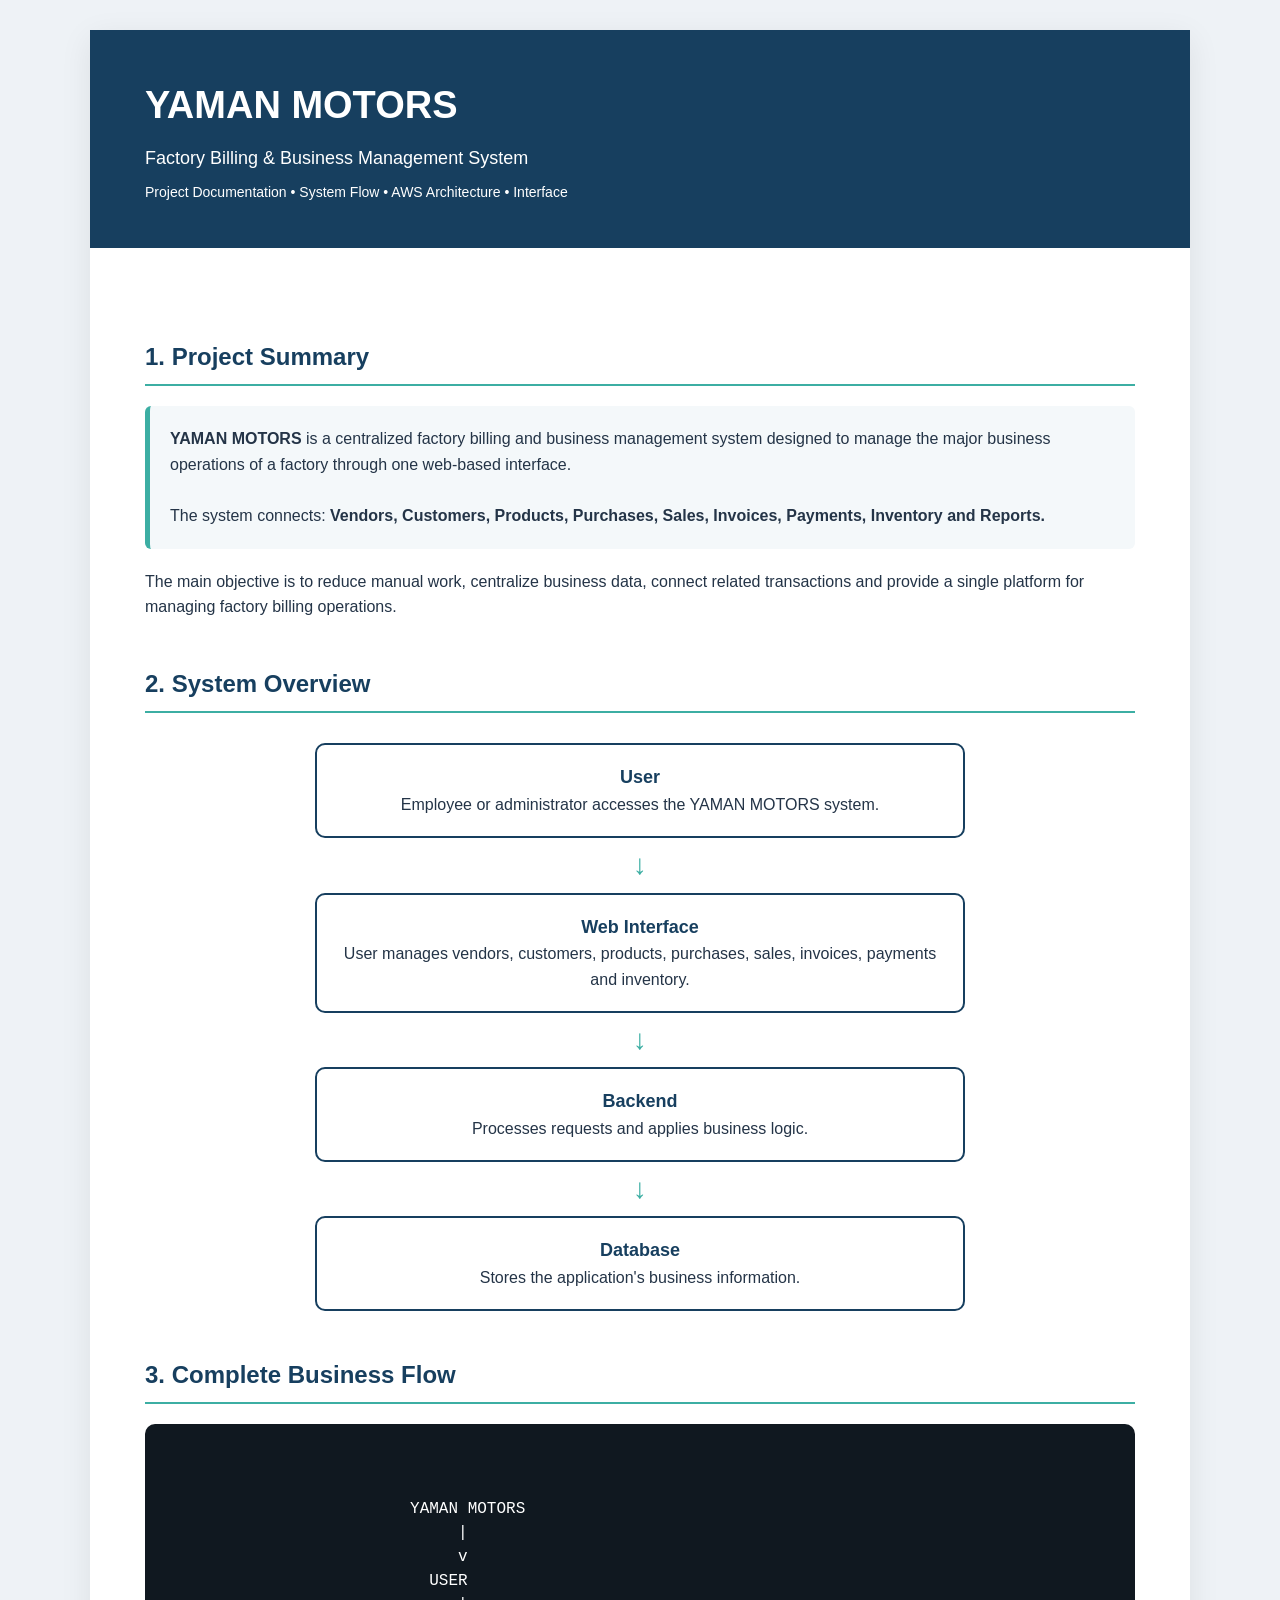
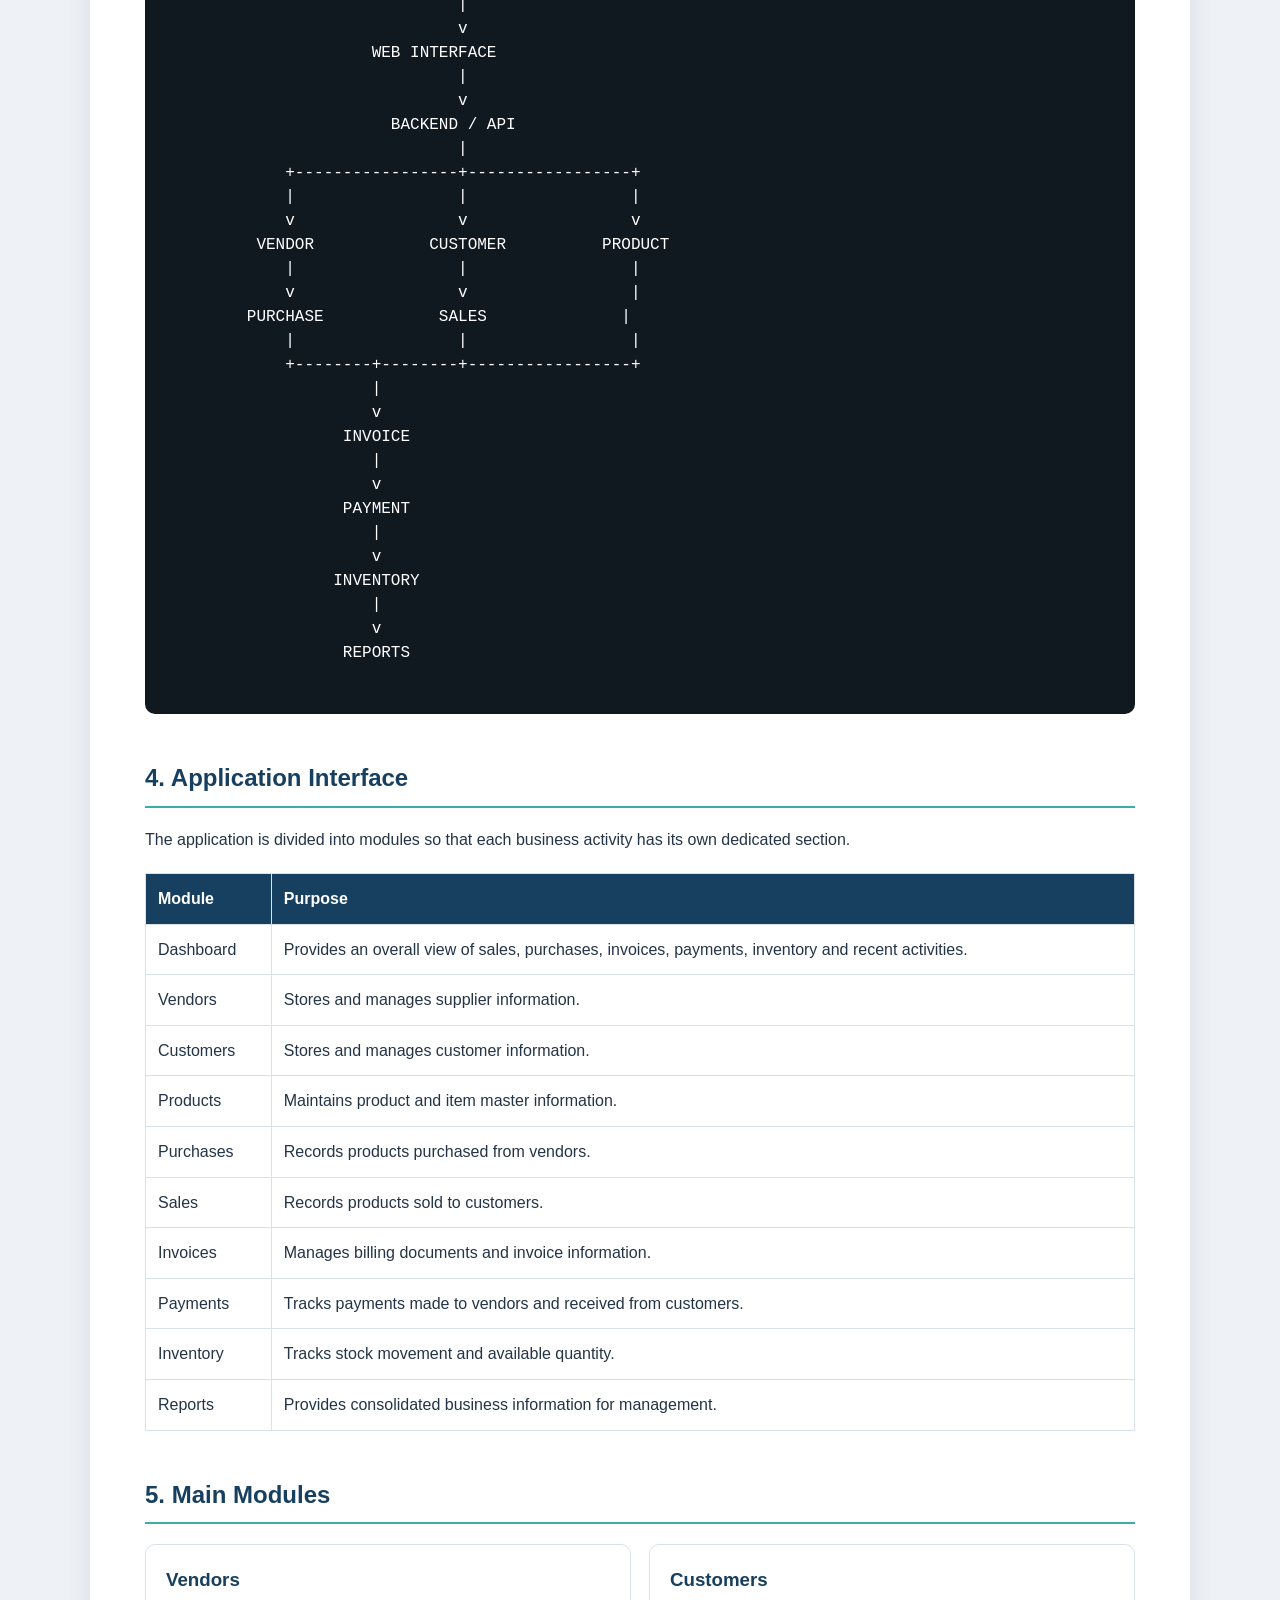
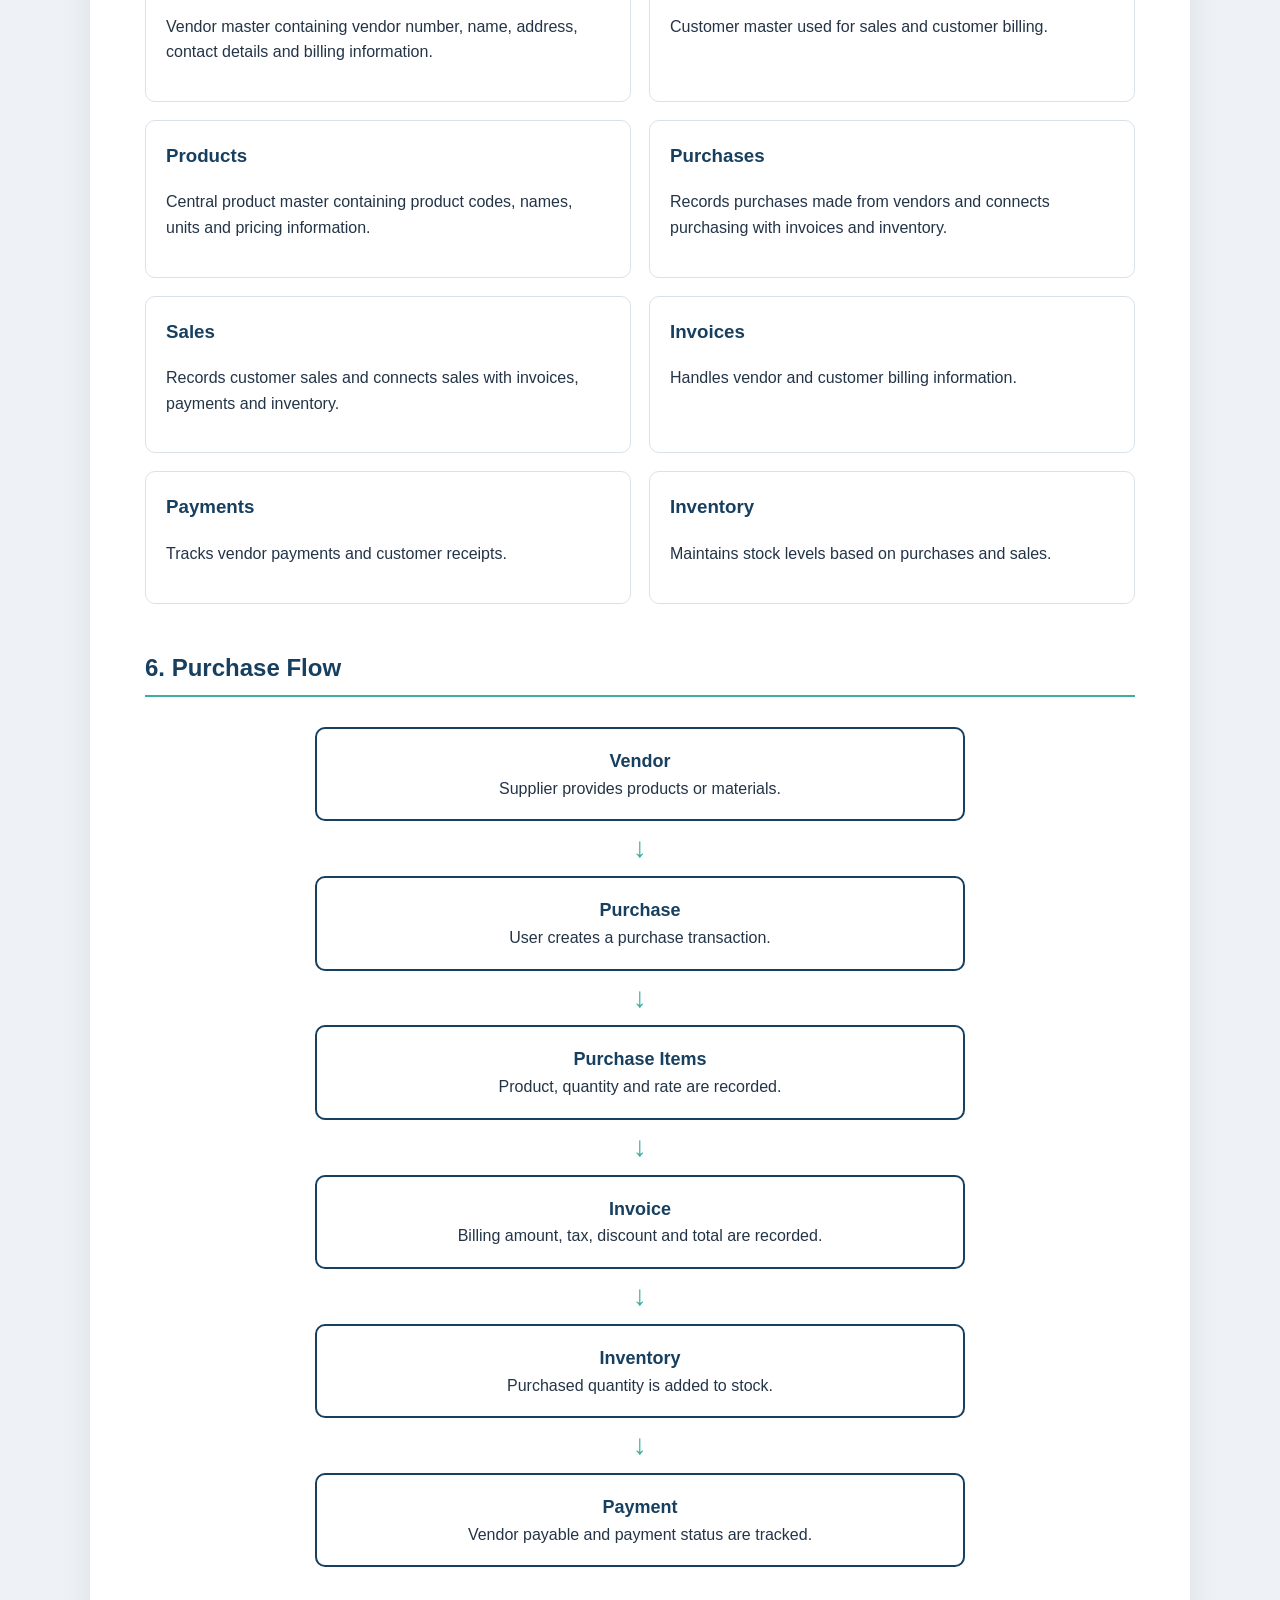
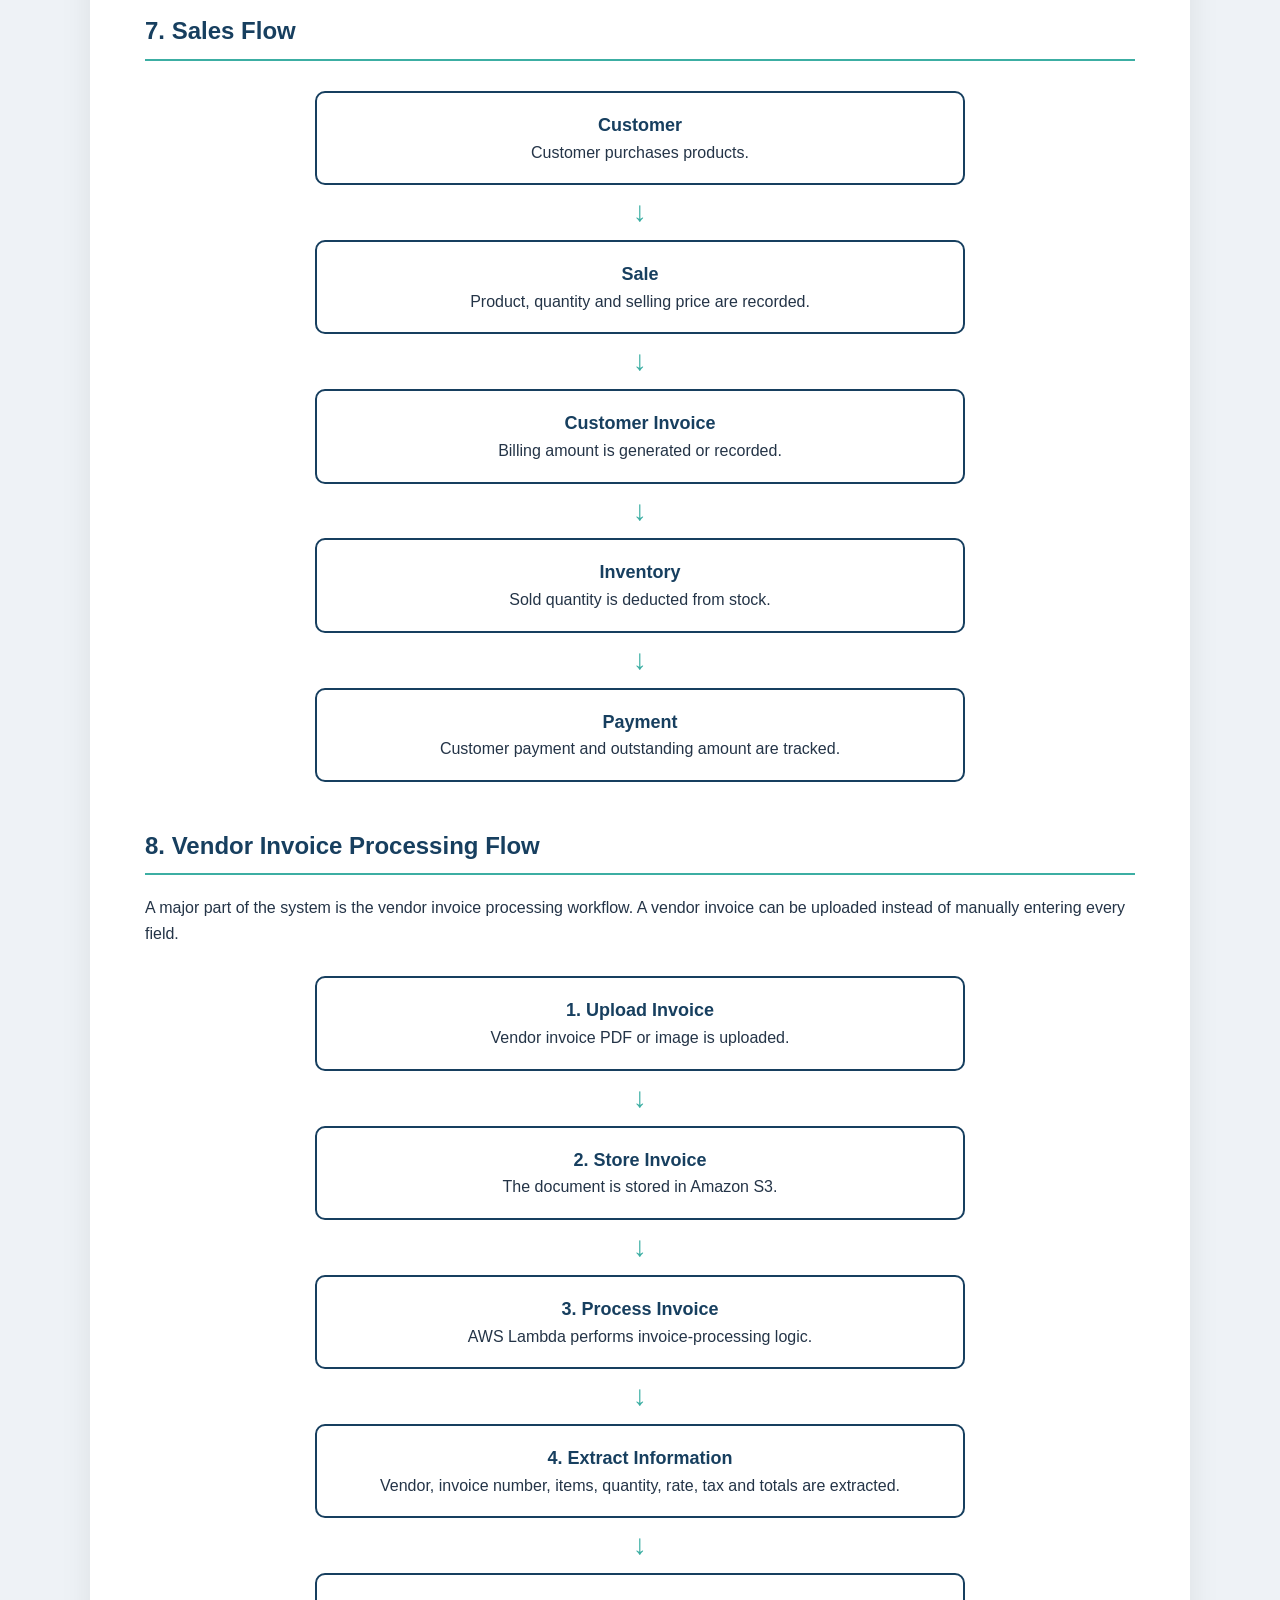
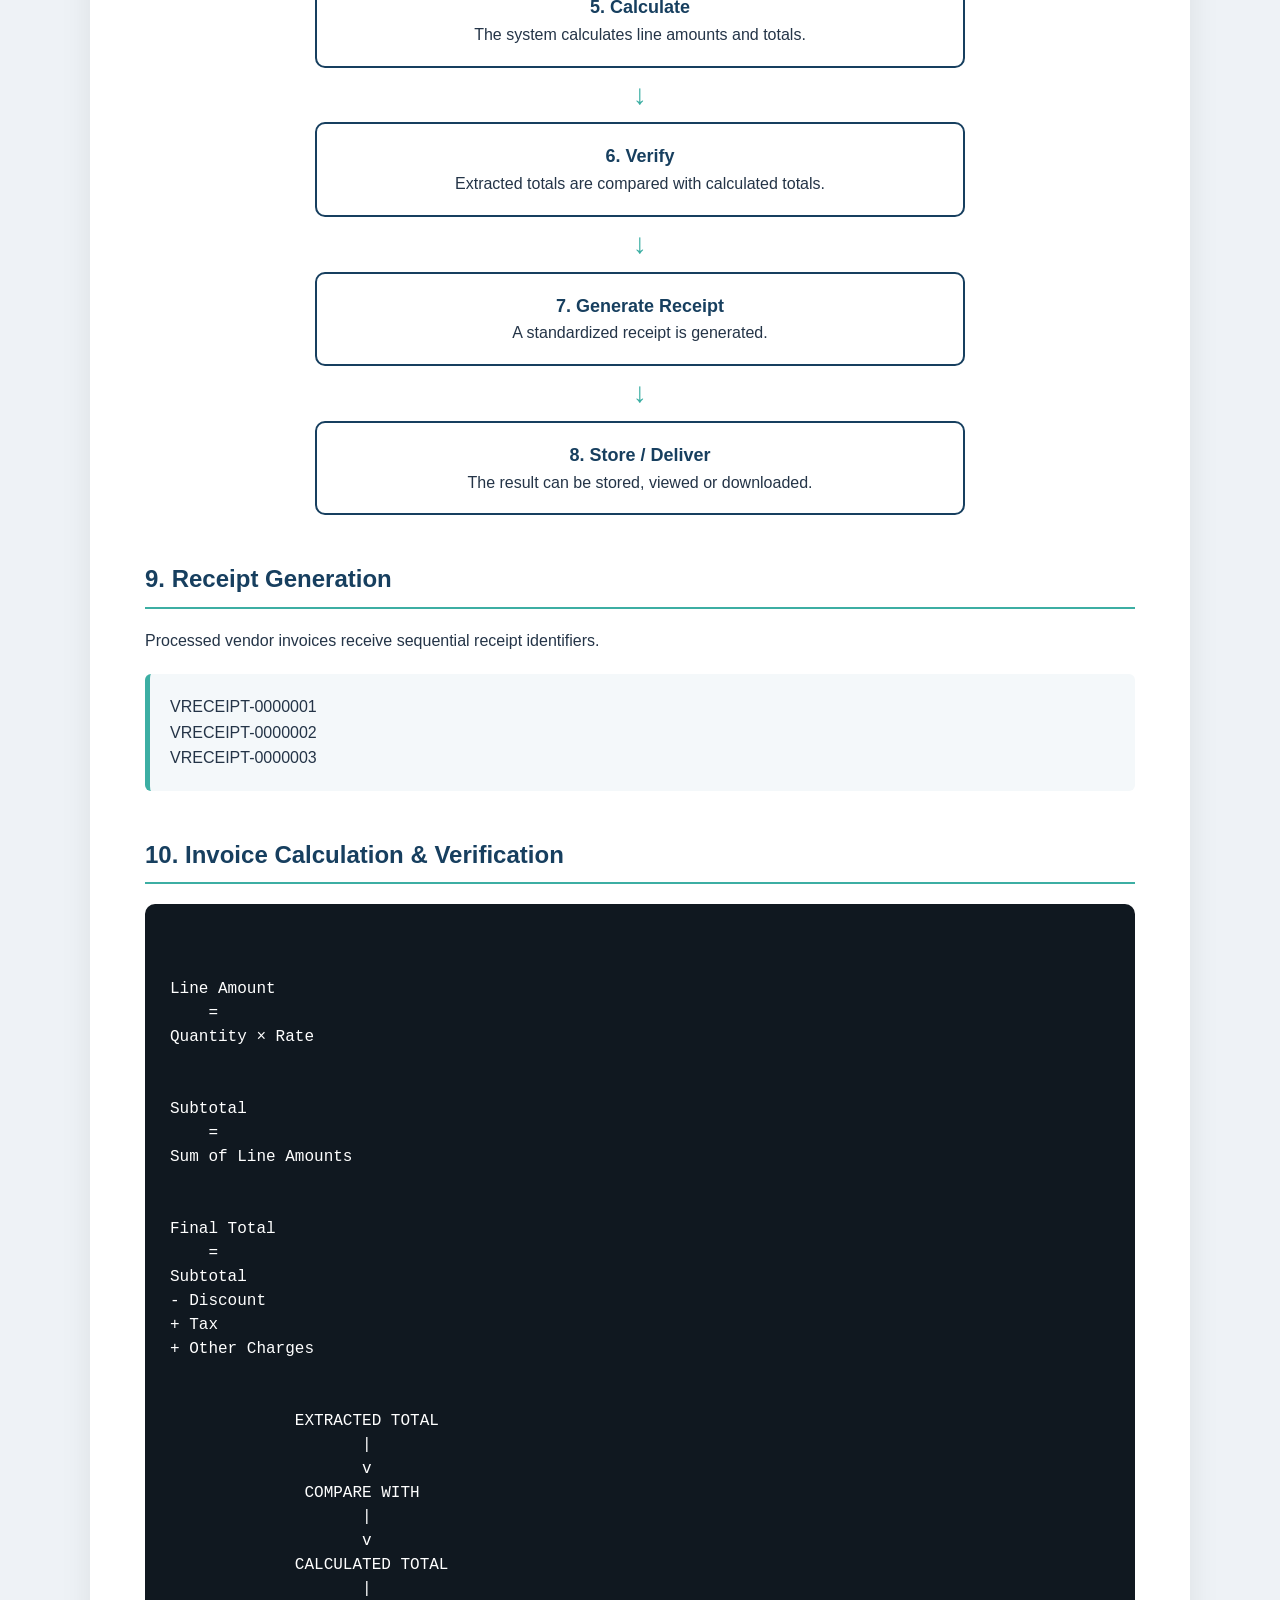
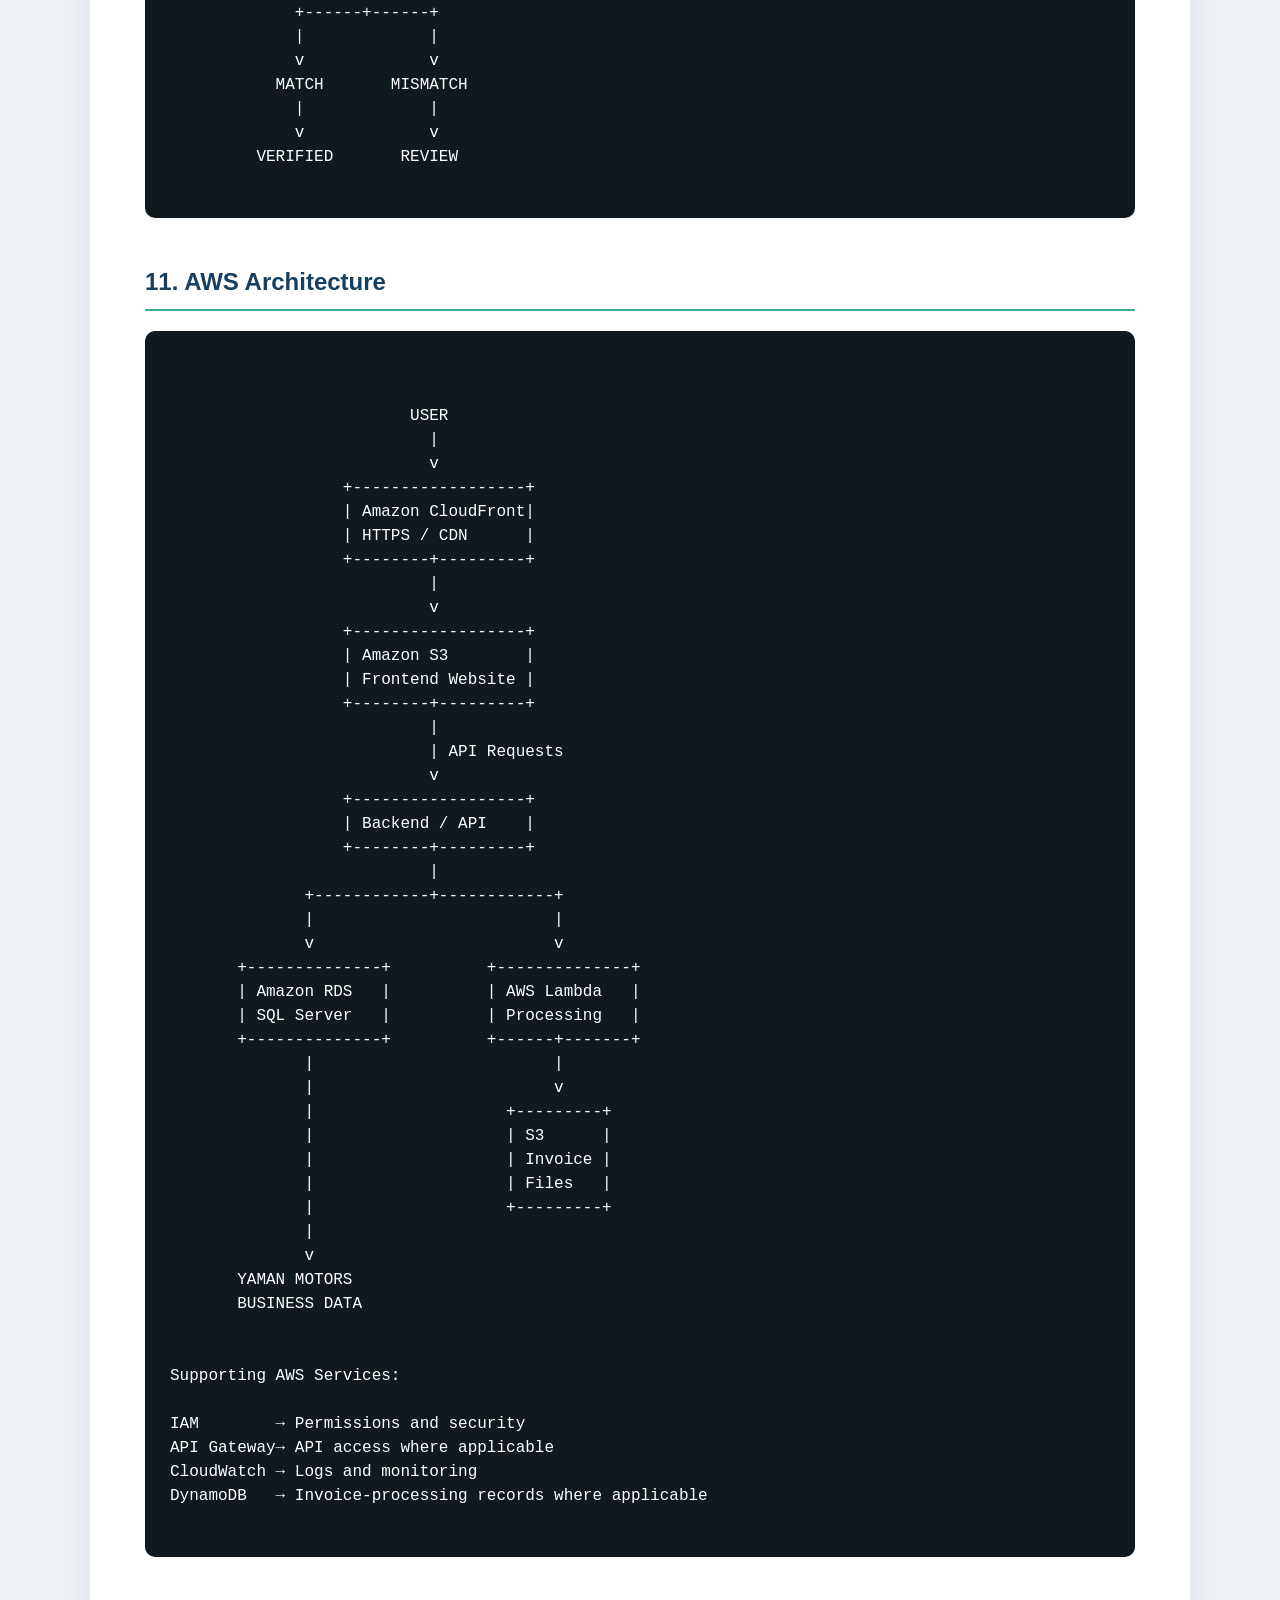
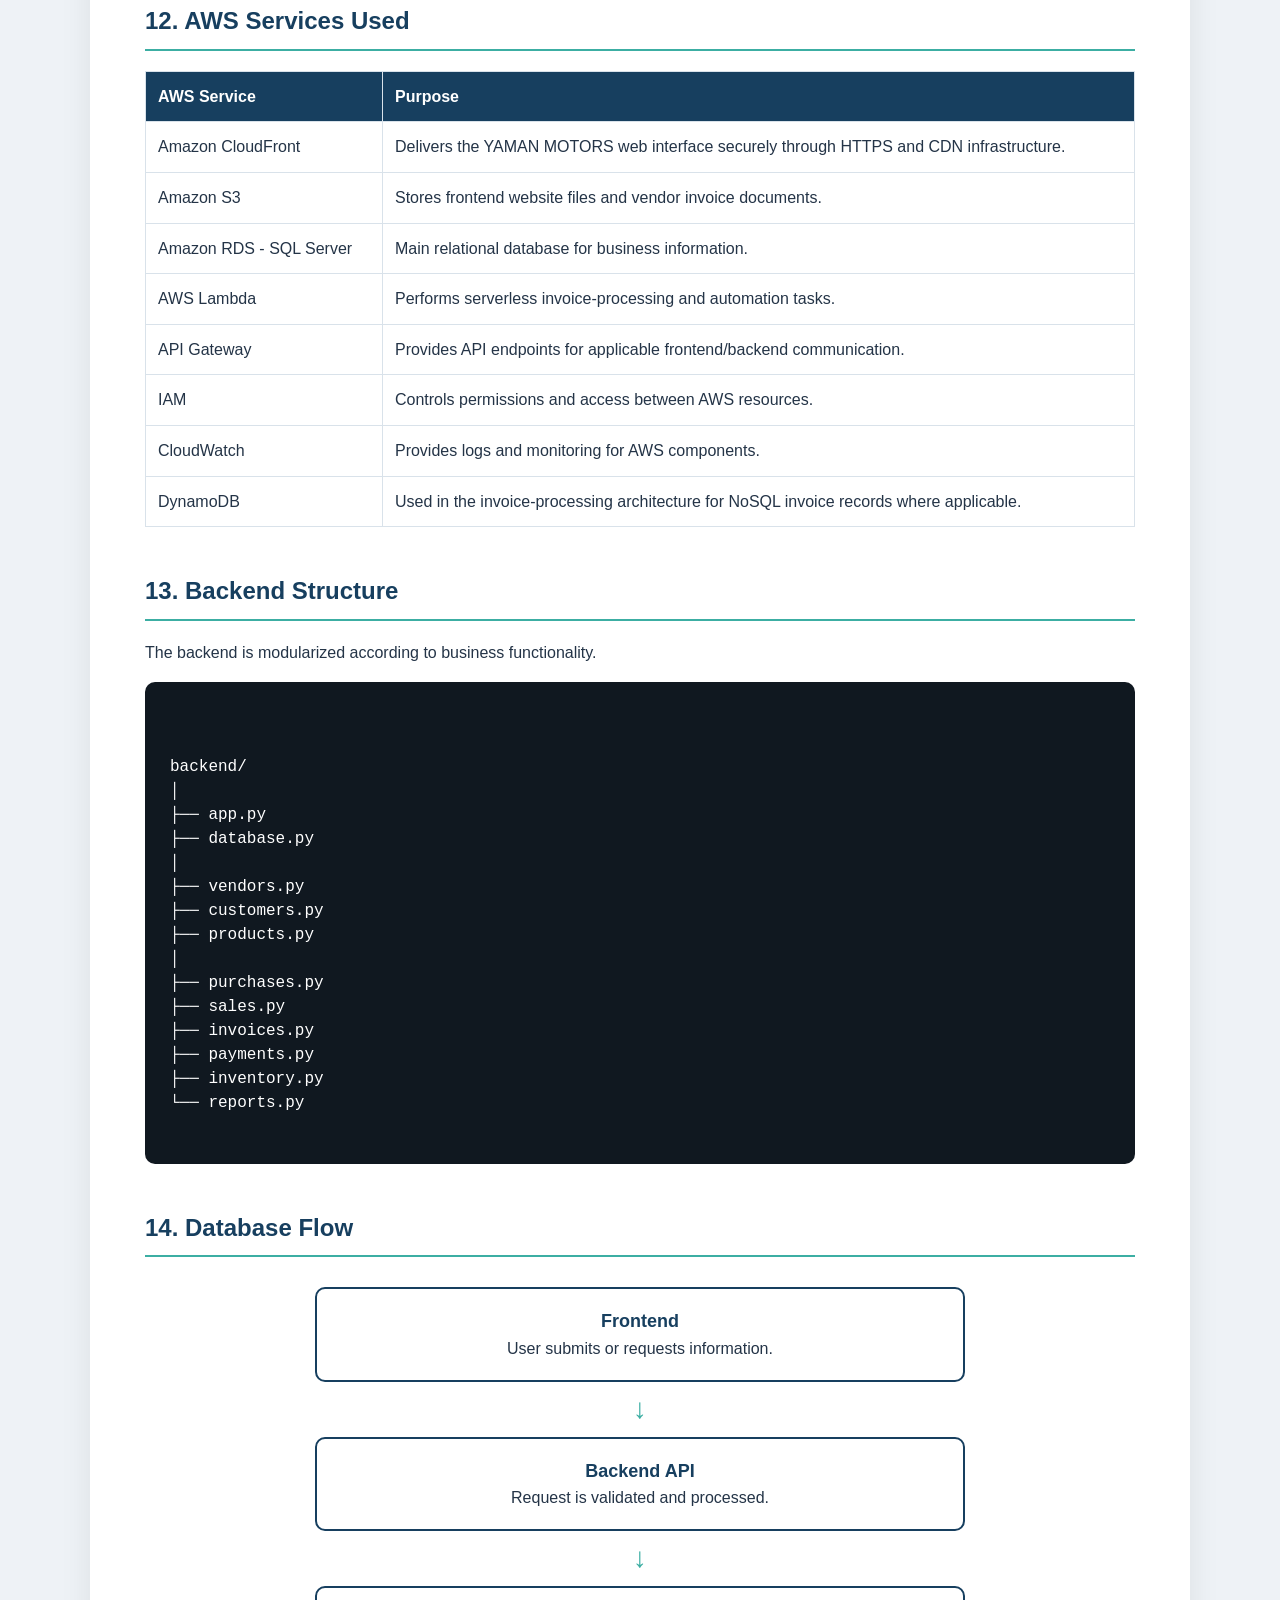
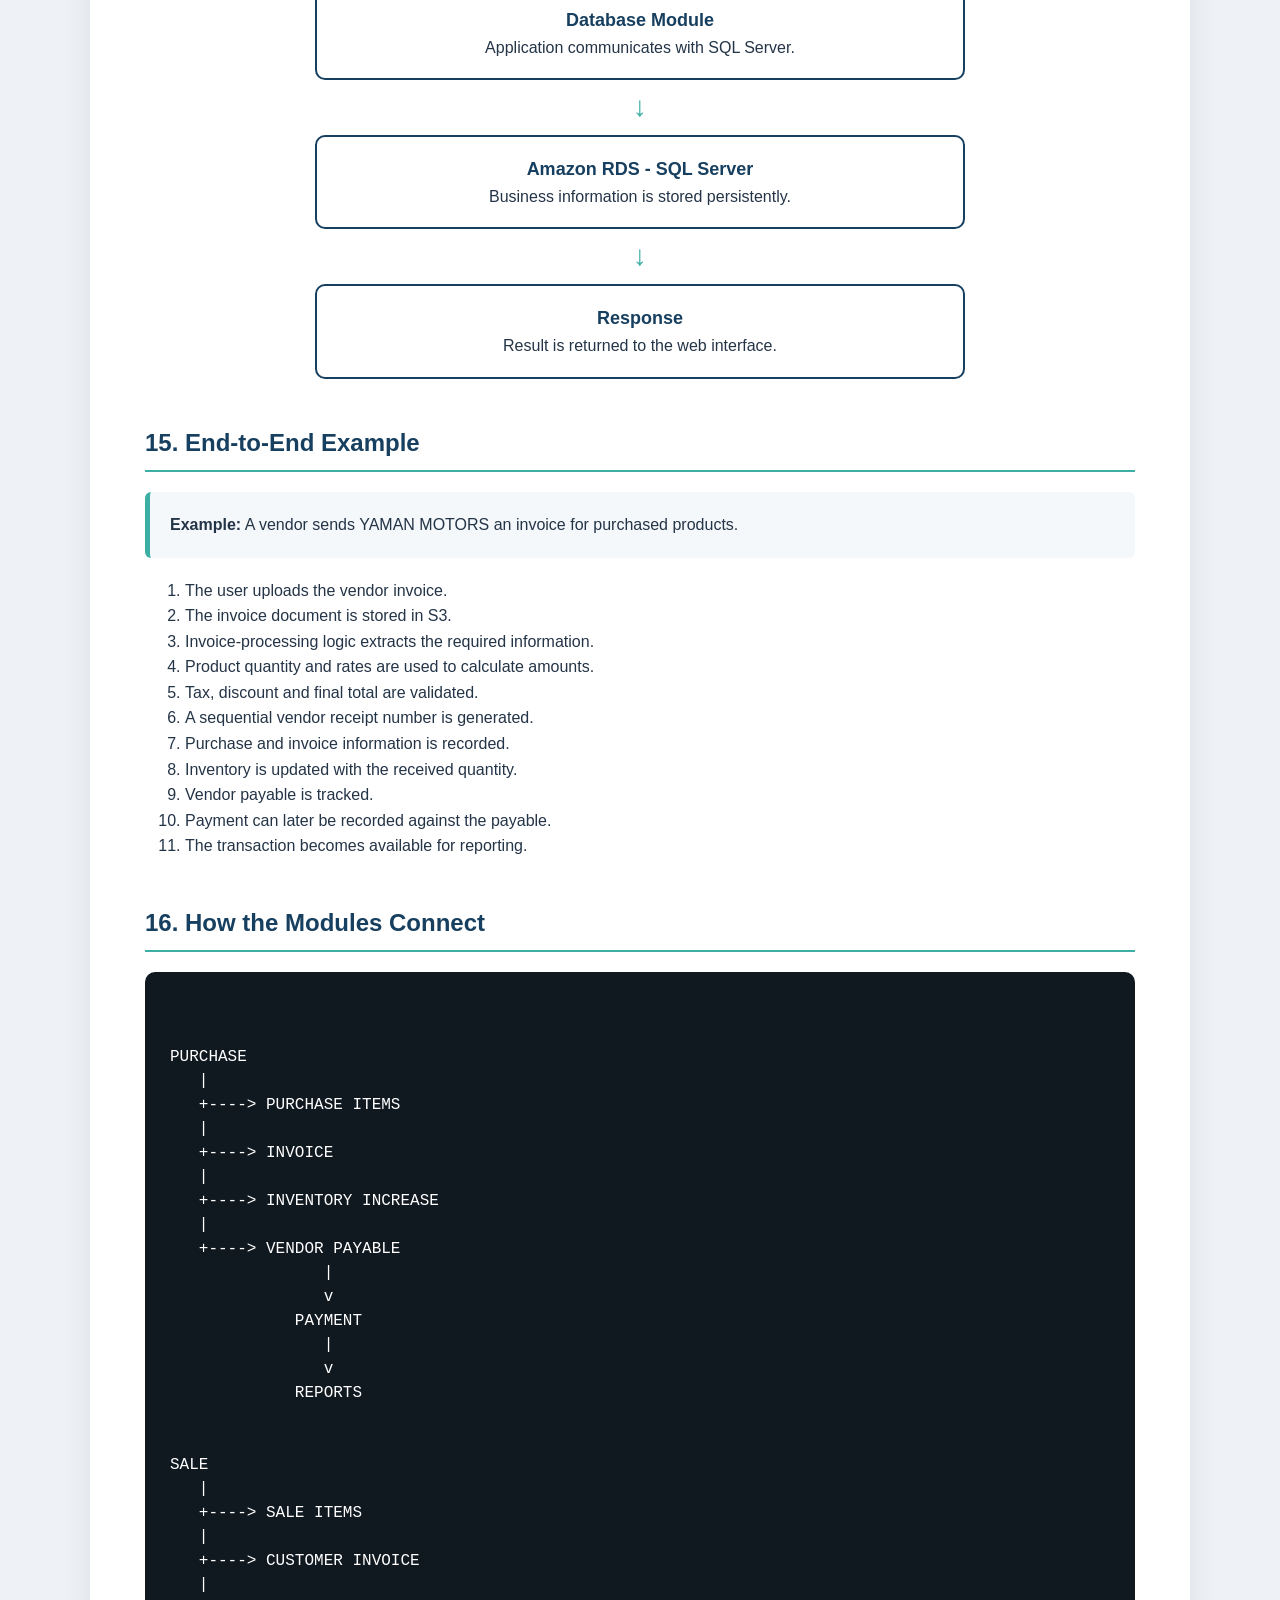
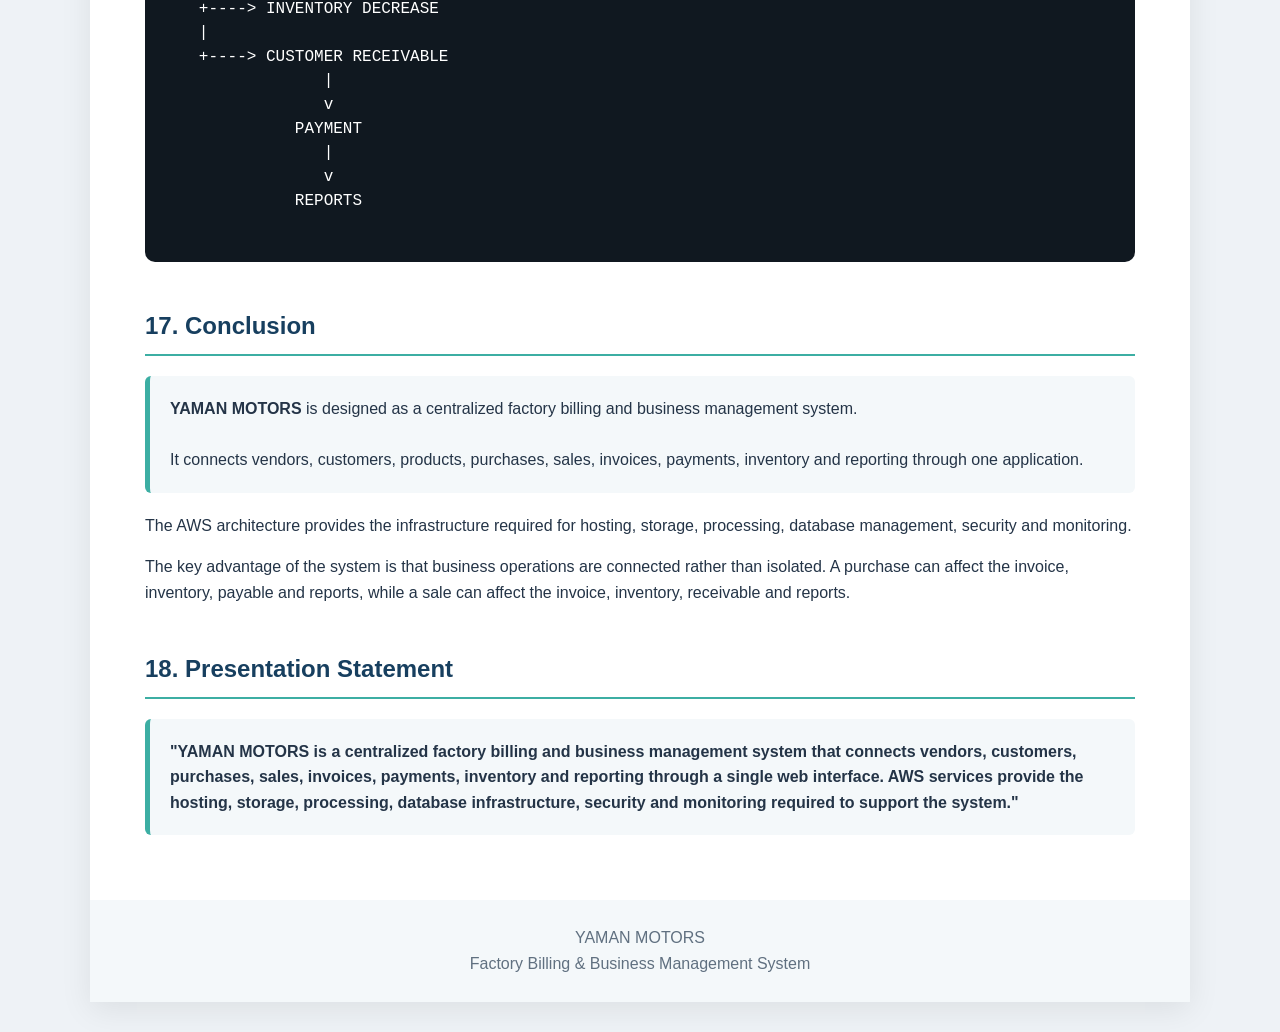
<file: documentations/documentation.html>
<!DOCTYPE html>
<html lang="en">
<head>
<meta charset="UTF-8">
<meta name="viewport" content="width=device-width, initial-scale=1.0">
<title>YAMAN MOTORS - Factory Billing Documentation</title>

<style>
    * {
        box-sizing: border-box;
    }

    body {
        margin: 0;
        font-family: Arial, Helvetica, sans-serif;
        background: #eef2f6;
        color: #243447;
        line-height: 1.6;
    }

    .container {
        width: 1100px;
        max-width: 94%;
        margin: 30px auto;
        background: white;
        box-shadow: 0 8px 30px rgba(0,0,0,0.08);
    }

    header {
        background: #173F5F;
        color: white;
        padding: 45px 55px;
    }

    header h1 {
        margin: 0;
        font-size: 38px;
    }

    header p {
        margin: 8px 0 0;
        font-size: 18px;
    }

    main {
        padding: 45px 55px;
    }

    h2 {
        color: #173F5F;
        margin-top: 45px;
        padding-bottom: 8px;
        border-bottom: 2px solid #3CAEA3;
    }

    h3 {
        color: #173F5F;
        margin-top: 28px;
    }

    .summary {
        background: #f4f8fa;
        border-left: 5px solid #3CAEA3;
        padding: 20px;
        margin: 20px 0;
        border-radius: 6px;
    }

    .flow {
        display: flex;
        flex-direction: column;
        align-items: center;
        margin: 30px 0;
    }

    .flow-box {
        width: 650px;
        max-width: 90%;
        padding: 18px;
        text-align: center;
        border: 2px solid #173F5F;
        border-radius: 10px;
        background: white;
    }

    .flow-box strong {
        display: block;
        font-size: 18px;
        color: #173F5F;
    }

    .arrow {
        font-size: 28px;
        color: #3CAEA3;
        font-weight: bold;
        margin: 5px;
    }

    .grid {
        display: grid;
        grid-template-columns: 1fr 1fr;
        gap: 18px;
    }

    .card {
        border: 1px solid #d9e2ea;
        border-radius: 10px;
        padding: 20px;
        background: white;
    }

    .card h3 {
        margin-top: 0;
    }

    table {
        width: 100%;
        border-collapse: collapse;
        margin: 20px 0;
    }

    th,
    td {
        border: 1px solid #d9e2ea;
        padding: 12px;
        text-align: left;
    }

    th {
        background: #173F5F;
        color: white;
    }

    .architecture {
        background: #101820;
        color: #ffffff;
        padding: 25px;
        border-radius: 10px;
        font-family: Consolas, monospace;
        white-space: pre;
        overflow-x: auto;
        line-height: 1.5;
    }

    .important {
        background: #fff8e8;
        border-left: 5px solid #e0a800;
        padding: 18px;
        margin: 20px 0;
    }

    footer {
        background: #f4f8fa;
        padding: 25px;
        text-align: center;
        color: #607080;
    }

    [contenteditable="true"]:focus {
        outline: 2px dashed #3CAEA3;
        outline-offset: 3px;
    }

    @media(max-width: 750px) {

        .grid {
            grid-template-columns: 1fr;
        }

        header,
        main {
            padding: 30px 22px;
        }

        .flow-box {
            width: 100%;
        }
    }

    @media print {

        body {
            background: white;
        }

        .container {
            width: 100%;
            max-width: 100%;
            margin: 0;
            box-shadow: none;
        }

        header {
            print-color-adjust: exact;
            -webkit-print-color-adjust: exact;
        }

        th {
            print-color-adjust: exact;
            -webkit-print-color-adjust: exact;
        }
    }
</style>
</head>

<body>

<div class="container">

<header contenteditable="true">

    <h1>YAMAN MOTORS</h1>

    <p>
        Factory Billing & Business Management System
    </p>

    <p style="font-size:14px;">
        Project Documentation • System Flow • AWS Architecture • Interface
    </p>

</header>


<main contenteditable="true">


<!-- =====================================================
     1. SUMMARY
===================================================== -->

<h2>1. Project Summary</h2>

<div class="summary">

    <strong>YAMAN MOTORS</strong> is a centralized factory billing and
    business management system designed to manage the major business
    operations of a factory through one web-based interface.

    <br><br>

    The system connects:

    <strong>
        Vendors, Customers, Products, Purchases, Sales,
        Invoices, Payments, Inventory and Reports.
    </strong>

</div>

<p>
The main objective is to reduce manual work, centralize business data,
connect related transactions and provide a single platform for managing
factory billing operations.
</p>


<!-- =====================================================
     2. SYSTEM OVERVIEW
===================================================== -->

<h2>2. System Overview</h2>

<div class="flow">

    <div class="flow-box">
        <strong>User</strong>
        Employee or administrator accesses the YAMAN MOTORS system.
    </div>

    <div class="arrow">↓</div>

    <div class="flow-box">
        <strong>Web Interface</strong>
        User manages vendors, customers, products, purchases,
        sales, invoices, payments and inventory.
    </div>

    <div class="arrow">↓</div>

    <div class="flow-box">
        <strong>Backend</strong>
        Processes requests and applies business logic.
    </div>

    <div class="arrow">↓</div>

    <div class="flow-box">
        <strong>Database</strong>
        Stores the application's business information.
    </div>

</div>


<!-- =====================================================
     3. COMPLETE BUSINESS FLOW
===================================================== -->

<h2>3. Complete Business Flow</h2>

<div class="architecture">

                         YAMAN MOTORS
                              |
                              v
                           USER
                              |
                              v
                     WEB INTERFACE
                              |
                              v
                       BACKEND / API
                              |
            +-----------------+-----------------+
            |                 |                 |
            v                 v                 v
         VENDOR            CUSTOMER          PRODUCT
            |                 |                 |
            v                 v                 |
        PURCHASE            SALES              |
            |                 |                 |
            +--------+--------+-----------------+
                     |
                     v
                  INVOICE
                     |
                     v
                  PAYMENT
                     |
                     v
                 INVENTORY
                     |
                     v
                  REPORTS

</div>


<!-- =====================================================
     4. INTERFACE
===================================================== -->

<h2>4. Application Interface</h2>

<p>
The application is divided into modules so that each business activity
has its own dedicated section.
</p>

<table>

<tr>
    <th>Module</th>
    <th>Purpose</th>
</tr>

<tr>
    <td>Dashboard</td>
    <td>
        Provides an overall view of sales, purchases, invoices,
        payments, inventory and recent activities.
    </td>
</tr>

<tr>
    <td>Vendors</td>
    <td>
        Stores and manages supplier information.
    </td>
</tr>

<tr>
    <td>Customers</td>
    <td>
        Stores and manages customer information.
    </td>
</tr>

<tr>
    <td>Products</td>
    <td>
        Maintains product and item master information.
    </td>
</tr>

<tr>
    <td>Purchases</td>
    <td>
        Records products purchased from vendors.
    </td>
</tr>

<tr>
    <td>Sales</td>
    <td>
        Records products sold to customers.
    </td>
</tr>

<tr>
    <td>Invoices</td>
    <td>
        Manages billing documents and invoice information.
    </td>
</tr>

<tr>
    <td>Payments</td>
    <td>
        Tracks payments made to vendors and received from customers.
    </td>
</tr>

<tr>
    <td>Inventory</td>
    <td>
        Tracks stock movement and available quantity.
    </td>
</tr>

<tr>
    <td>Reports</td>
    <td>
        Provides consolidated business information for management.
    </td>
</tr>

</table>


<!-- =====================================================
     5. MODULE STRUCTURE
===================================================== -->

<h2>5. Main Modules</h2>

<div class="grid">

    <div class="card">
        <h3>Vendors</h3>

        <p>
            Vendor master containing vendor number, name, address,
            contact details and billing information.
        </p>
    </div>


    <div class="card">
        <h3>Customers</h3>

        <p>
            Customer master used for sales and customer billing.
        </p>
    </div>


    <div class="card">
        <h3>Products</h3>

        <p>
            Central product master containing product codes,
            names, units and pricing information.
        </p>
    </div>


    <div class="card">
        <h3>Purchases</h3>

        <p>
            Records purchases made from vendors and connects
            purchasing with invoices and inventory.
        </p>
    </div>


    <div class="card">
        <h3>Sales</h3>

        <p>
            Records customer sales and connects sales with
            invoices, payments and inventory.
        </p>
    </div>


    <div class="card">
        <h3>Invoices</h3>

        <p>
            Handles vendor and customer billing information.
        </p>
    </div>


    <div class="card">
        <h3>Payments</h3>

        <p>
            Tracks vendor payments and customer receipts.
        </p>
    </div>


    <div class="card">
        <h3>Inventory</h3>

        <p>
            Maintains stock levels based on purchases and sales.
        </p>
    </div>

</div>


<!-- =====================================================
     6. PURCHASE FLOW
===================================================== -->

<h2>6. Purchase Flow</h2>

<div class="flow">

    <div class="flow-box">
        <strong>Vendor</strong>
        Supplier provides products or materials.
    </div>

    <div class="arrow">↓</div>

    <div class="flow-box">
        <strong>Purchase</strong>
        User creates a purchase transaction.
    </div>

    <div class="arrow">↓</div>

    <div class="flow-box">
        <strong>Purchase Items</strong>
        Product, quantity and rate are recorded.
    </div>

    <div class="arrow">↓</div>

    <div class="flow-box">
        <strong>Invoice</strong>
        Billing amount, tax, discount and total are recorded.
    </div>

    <div class="arrow">↓</div>

    <div class="flow-box">
        <strong>Inventory</strong>
        Purchased quantity is added to stock.
    </div>

    <div class="arrow">↓</div>

    <div class="flow-box">
        <strong>Payment</strong>
        Vendor payable and payment status are tracked.
    </div>

</div>


<!-- =====================================================
     7. SALES FLOW
===================================================== -->

<h2>7. Sales Flow</h2>

<div class="flow">

    <div class="flow-box">
        <strong>Customer</strong>
        Customer purchases products.
    </div>

    <div class="arrow">↓</div>

    <div class="flow-box">
        <strong>Sale</strong>
        Product, quantity and selling price are recorded.
    </div>

    <div class="arrow">↓</div>

    <div class="flow-box">
        <strong>Customer Invoice</strong>
        Billing amount is generated or recorded.
    </div>

    <div class="arrow">↓</div>

    <div class="flow-box">
        <strong>Inventory</strong>
        Sold quantity is deducted from stock.
    </div>

    <div class="arrow">↓</div>

    <div class="flow-box">
        <strong>Payment</strong>
        Customer payment and outstanding amount are tracked.
    </div>

</div>


<!-- =====================================================
     8. VENDOR INVOICE AUTOMATION
===================================================== -->

<h2>8. Vendor Invoice Processing Flow</h2>

<p>
A major part of the system is the vendor invoice processing workflow.
A vendor invoice can be uploaded instead of manually entering every
field.
</p>

<div class="flow">

    <div class="flow-box">
        <strong>1. Upload Invoice</strong>
        Vendor invoice PDF or image is uploaded.
    </div>

    <div class="arrow">↓</div>

    <div class="flow-box">
        <strong>2. Store Invoice</strong>
        The document is stored in Amazon S3.
    </div>

    <div class="arrow">↓</div>

    <div class="flow-box">
        <strong>3. Process Invoice</strong>
        AWS Lambda performs invoice-processing logic.
    </div>

    <div class="arrow">↓</div>

    <div class="flow-box">
        <strong>4. Extract Information</strong>
        Vendor, invoice number, items, quantity, rate, tax
        and totals are extracted.
    </div>

    <div class="arrow">↓</div>

    <div class="flow-box">
        <strong>5. Calculate</strong>
        The system calculates line amounts and totals.
    </div>

    <div class="arrow">↓</div>

    <div class="flow-box">
        <strong>6. Verify</strong>
        Extracted totals are compared with calculated totals.
    </div>

    <div class="arrow">↓</div>

    <div class="flow-box">
        <strong>7. Generate Receipt</strong>
        A standardized receipt is generated.
    </div>

    <div class="arrow">↓</div>

    <div class="flow-box">
        <strong>8. Store / Deliver</strong>
        The result can be stored, viewed or downloaded.
    </div>

</div>


<!-- =====================================================
     9. RECEIPT
===================================================== -->

<h2>9. Receipt Generation</h2>

<p>
Processed vendor invoices receive sequential receipt identifiers.
</p>

<div class="summary">

    VRECEIPT-0000001<br>
    VRECEIPT-0000002<br>
    VRECEIPT-0000003

</div>


<!-- =====================================================
     10. VERIFICATION
===================================================== -->

<h2>10. Invoice Calculation & Verification</h2>

<div class="architecture">

Line Amount
    =
Quantity × Rate


Subtotal
    =
Sum of Line Amounts


Final Total
    =
Subtotal
- Discount
+ Tax
+ Other Charges


             EXTRACTED TOTAL
                    |
                    v
              COMPARE WITH
                    |
                    v
             CALCULATED TOTAL
                    |
             +------+------+
             |             |
             v             v
           MATCH       MISMATCH
             |             |
             v             v
         VERIFIED       REVIEW

</div>


<!-- =====================================================
     11. AWS ARCHITECTURE
===================================================== -->

<h2>11. AWS Architecture</h2>

<div class="architecture">

                         USER
                           |
                           v
                  +------------------+
                  | Amazon CloudFront|
                  | HTTPS / CDN      |
                  +--------+---------+
                           |
                           v
                  +------------------+
                  | Amazon S3        |
                  | Frontend Website |
                  +--------+---------+
                           |
                           | API Requests
                           v
                  +------------------+
                  | Backend / API    |
                  +--------+---------+
                           |
              +------------+------------+
              |                         |
              v                         v
       +--------------+          +--------------+
       | Amazon RDS   |          | AWS Lambda   |
       | SQL Server   |          | Processing   |
       +--------------+          +------+-------+
              |                         |
              |                         v
              |                    +---------+
              |                    | S3      |
              |                    | Invoice |
              |                    | Files   |
              |                    +---------+
              |
              v
       YAMAN MOTORS
       BUSINESS DATA


Supporting AWS Services:

IAM        → Permissions and security
API Gateway→ API access where applicable
CloudWatch → Logs and monitoring
DynamoDB   → Invoice-processing records where applicable

</div>


<!-- =====================================================
     12. AWS SERVICES
===================================================== -->

<h2>12. AWS Services Used</h2>

<table>

<tr>
    <th>AWS Service</th>
    <th>Purpose</th>
</tr>

<tr>
    <td>Amazon CloudFront</td>
    <td>
        Delivers the YAMAN MOTORS web interface securely
        through HTTPS and CDN infrastructure.
    </td>
</tr>

<tr>
    <td>Amazon S3</td>
    <td>
        Stores frontend website files and vendor invoice documents.
    </td>
</tr>

<tr>
    <td>Amazon RDS - SQL Server</td>
    <td>
        Main relational database for business information.
    </td>
</tr>

<tr>
    <td>AWS Lambda</td>
    <td>
        Performs serverless invoice-processing and automation tasks.
    </td>
</tr>

<tr>
    <td>API Gateway</td>
    <td>
        Provides API endpoints for applicable frontend/backend
        communication.
    </td>
</tr>

<tr>
    <td>IAM</td>
    <td>
        Controls permissions and access between AWS resources.
    </td>
</tr>

<tr>
    <td>CloudWatch</td>
    <td>
        Provides logs and monitoring for AWS components.
    </td>
</tr>

<tr>
    <td>DynamoDB</td>
    <td>
        Used in the invoice-processing architecture for
        NoSQL invoice records where applicable.
    </td>
</tr>

</table>


<!-- =====================================================
     13. BACKEND
===================================================== -->

<h2>13. Backend Structure</h2>

<p>
The backend is modularized according to business functionality.
</p>

<div class="architecture">

backend/
│
├── app.py
├── database.py
│
├── vendors.py
├── customers.py
├── products.py
│
├── purchases.py
├── sales.py
├── invoices.py
├── payments.py
├── inventory.py
└── reports.py

</div>


<!-- =====================================================
     14. DATABASE
===================================================== -->

<h2>14. Database Flow</h2>

<div class="flow">

    <div class="flow-box">
        <strong>Frontend</strong>
        User submits or requests information.
    </div>

    <div class="arrow">↓</div>

    <div class="flow-box">
        <strong>Backend API</strong>
        Request is validated and processed.
    </div>

    <div class="arrow">↓</div>

    <div class="flow-box">
        <strong>Database Module</strong>
        Application communicates with SQL Server.
    </div>

    <div class="arrow">↓</div>

    <div class="flow-box">
        <strong>Amazon RDS - SQL Server</strong>
        Business information is stored persistently.
    </div>

    <div class="arrow">↓</div>

    <div class="flow-box">
        <strong>Response</strong>
        Result is returned to the web interface.
    </div>

</div>


<!-- =====================================================
     15. END TO END EXAMPLE
===================================================== -->

<h2>15. End-to-End Example</h2>

<div class="summary">

    <strong>Example:</strong>

    A vendor sends YAMAN MOTORS an invoice for purchased products.

</div>

<ol>

    <li>
        The user uploads the vendor invoice.
    </li>

    <li>
        The invoice document is stored in S3.
    </li>

    <li>
        Invoice-processing logic extracts the required information.
    </li>

    <li>
        Product quantity and rates are used to calculate amounts.
    </li>

    <li>
        Tax, discount and final total are validated.
    </li>

    <li>
        A sequential vendor receipt number is generated.
    </li>

    <li>
        Purchase and invoice information is recorded.
    </li>

    <li>
        Inventory is updated with the received quantity.
    </li>

    <li>
        Vendor payable is tracked.
    </li>

    <li>
        Payment can later be recorded against the payable.
    </li>

    <li>
        The transaction becomes available for reporting.
    </li>

</ol>


<!-- =====================================================
     16. CONNECTED MODULES
===================================================== -->

<h2>16. How the Modules Connect</h2>

<div class="architecture">

PURCHASE
   |
   +----> PURCHASE ITEMS
   |
   +----> INVOICE
   |
   +----> INVENTORY INCREASE
   |
   +----> VENDOR PAYABLE
                |
                v
             PAYMENT
                |
                v
             REPORTS


SALE
   |
   +----> SALE ITEMS
   |
   +----> CUSTOMER INVOICE
   |
   +----> INVENTORY DECREASE
   |
   +----> CUSTOMER RECEIVABLE
                |
                v
             PAYMENT
                |
                v
             REPORTS

</div>


<!-- =====================================================
     17. CONCLUSION
===================================================== -->

<h2>17. Conclusion</h2>

<div class="summary">

    <strong>YAMAN MOTORS</strong> is designed as a centralized
    factory billing and business management system.

    <br><br>

    It connects vendors, customers, products, purchases, sales,
    invoices, payments, inventory and reporting through one
    application.

</div>

<p>
The AWS architecture provides the infrastructure required for
hosting, storage, processing, database management, security and
monitoring.
</p>

<p>
The key advantage of the system is that business operations are
connected rather than isolated. A purchase can affect the invoice,
inventory, payable and reports, while a sale can affect the invoice,
inventory, receivable and reports.
</p>


<!-- =====================================================
     18. PRESENTATION STATEMENT
===================================================== -->

<h2>18. Presentation Statement</h2>

<div class="summary">

    <strong>

        "YAMAN MOTORS is a centralized factory billing and business
        management system that connects vendors, customers, purchases,
        sales, invoices, payments, inventory and reporting through a
        single web interface. AWS services provide the hosting,
        storage, processing, database infrastructure, security and
        monitoring required to support the system."

    </strong>

</div>


</main>


<footer contenteditable="true">

    YAMAN MOTORS<br>
    Factory Billing & Business Management System

</footer>

</div>

</body>
</html>
</file>
<file: frontend/style.css>
/* =========================================================
   YAMAN MOTORS ERP
   Global Styles
   ========================================================= */

:root {
    --primary: #173f5f;
    --primary-dark: #102f47;
    --primary-light: #eaf2f8;

    --accent: #3caea3;
    --accent-light: #e9f7f5;

    --success: #238b63;
    --success-light: #eaf7f1;

    --warning: #c98217;
    --warning-light: #fff5df;

    --danger: #c94b4b;
    --danger-light: #fff0f0;

    --info: #3978b8;
    --info-light: #edf5fd;

    --text: #1c2936;
    --text-secondary: #617181;
    --text-muted: #8a98a6;

    --border: #e4e9ee;
    --border-light: #edf1f4;

    --background: #f5f7fa;
    --surface: #ffffff;
    --surface-soft: #fafbfd;

    --sidebar-width: 248px;

    --radius-sm: 7px;
    --radius-md: 10px;
    --radius-lg: 14px;
    --radius-xl: 18px;

    --shadow-sm: 0 1px 3px rgba(16, 40, 64, 0.05);
    --shadow-md: 0 5px 18px rgba(16, 40, 64, 0.07);
    --shadow-lg: 0 18px 45px rgba(16, 40, 64, 0.14);

    --transition: 0.2s ease;
}


/* =========================================================
   RESET
   ========================================================= */

* {
    box-sizing: border-box;
    margin: 0;
    padding: 0;
}

html {
    font-size: 15px;
    scroll-behavior: smooth;
}

body {
    min-height: 100vh;
    font-family:
        Inter,
        -apple-system,
        BlinkMacSystemFont,
        "Segoe UI",
        Roboto,
        Arial,
        sans-serif;
    background: var(--background);
    color: var(--text);
    line-height: 1.5;
    -webkit-font-smoothing: antialiased;
}

button,
input,
select,
textarea {
    font: inherit;
}

button {
    border: 0;
}

button,
select {
    cursor: pointer;
}

input,
select,
textarea {
    outline: none;
}

a {
    color: inherit;
    text-decoration: none;
}


/* =========================================================
   APPLICATION SHELL
   ========================================================= */

.app-shell {
    display: flex;
    min-height: 100vh;
    width: 100%;
}


/* =========================================================
   SIDEBAR
   ========================================================= */

.sidebar {
    position: fixed;
    inset: 0 auto 0 0;
    z-index: 100;
    width: var(--sidebar-width);

    display: flex;
    flex-direction: column;

    background: var(--primary);
    color: #ffffff;

    border-right: 1px solid rgba(255, 255, 255, 0.06);

    transition:
        transform var(--transition),
        width var(--transition);
}


/* Brand */

.sidebar-header {
    height: 82px;

    display: flex;
    align-items: center;

    padding: 0 22px;

    border-bottom: 1px solid rgba(255, 255, 255, 0.09);
}

.brand-mark {
    width: 40px;
    height: 40px;

    display: grid;
    place-items: center;

    flex-shrink: 0;

    border-radius: 10px;

    background: var(--accent);
    color: #ffffff;

    font-size: 13px;
    font-weight: 800;
    letter-spacing: 0.5px;

    box-shadow:
        0 6px 14px rgba(60, 174, 163, 0.25);
}

.brand-text {
    display: flex;
    flex-direction: column;

    margin-left: 12px;

    line-height: 1.05;
}

.brand-text strong {
    font-size: 16px;
    letter-spacing: 1.5px;
}

.brand-text span {
    margin-top: 4px;

    color: rgba(255, 255, 255, 0.58);

    font-size: 9px;
    font-weight: 700;
    letter-spacing: 3px;
}


/* Navigation */

.sidebar-navigation {
    flex: 1;

    padding: 20px 13px;

    overflow-y: auto;
}

.navigation-group {
    margin-bottom: 24px;
}

.navigation-label {
    padding: 0 12px;
    margin-bottom: 7px;

    color: rgba(255, 255, 255, 0.38);

    font-size: 10px;
    font-weight: 700;
    letter-spacing: 1.3px;
}

.nav-item {
    position: relative;

    width: 100%;
    min-height: 43px;

    display: flex;
    align-items: center;

    gap: 12px;

    padding: 0 12px;
    margin: 3px 0;

    border-radius: 8px;

    background: transparent;
    color: rgba(255, 255, 255, 0.68);

    text-align: left;

    font-size: 13.5px;
    font-weight: 500;

    transition:
        background var(--transition),
        color var(--transition);
}

.nav-item:hover {
    background: rgba(255, 255, 255, 0.075);
    color: #ffffff;
}

.nav-item.active {
    background: rgba(60, 174, 163, 0.17);
    color: #ffffff;
    font-weight: 600;
}

.nav-item.active::before {
    content: "";

    position: absolute;
    left: 0;
    top: 9px;
    bottom: 9px;

    width: 3px;

    border-radius: 0 3px 3px 0;

    background: var(--accent);
}

.nav-icon {
    width: 22px;

    display: inline-flex;
    justify-content: center;

    color: rgba(255, 255, 255, 0.56);

    font-size: 17px;
}

.nav-item.active .nav-icon {
    color: var(--accent);
}


/* Sidebar Footer */

.sidebar-footer {
    padding: 17px 19px 19px;

    border-top: 1px solid rgba(255, 255, 255, 0.08);
}

.system-status {
    display: flex;
    align-items: center;
    gap: 8px;

    color: rgba(255, 255, 255, 0.82);

    font-size: 11px;
}

.status-dot {
    width: 7px;
    height: 7px;

    border-radius: 50%;

    background: #43d39e;

    box-shadow: 0 0 0 4px rgba(67, 211, 158, 0.1);
}

.version {
    display: block;

    margin-top: 7px;

    color: rgba(255, 255, 255, 0.34);

    font-size: 10px;
}


/* =========================================================
   MAIN WRAPPER
   ========================================================= */

.main-wrapper {
    min-width: 0;
    width: calc(100% - var(--sidebar-width));

    margin-left: var(--sidebar-width);

    display: flex;
    flex-direction: column;

    min-height: 100vh;
}


/* =========================================================
   TOP HEADER
   ========================================================= */

.top-header {
    position: sticky;
    top: 0;
    z-index: 50;

    min-height: 82px;

    display: flex;
    align-items: center;
    justify-content: space-between;

    padding: 0 30px;

    background: rgba(255, 255, 255, 0.96);

    border-bottom: 1px solid var(--border);

    backdrop-filter: blur(12px);
}

.header-left,
.header-right {
    display: flex;
    align-items: center;
}

.header-left {
    gap: 17px;
}

.header-right {
    gap: 13px;
}


/* Header button */

.header-button {
    width: 39px;
    height: 39px;

    display: grid;
    place-items: center;

    border: 1px solid var(--border);
    border-radius: 9px;

    background: #ffffff;
    color: var(--text-secondary);

    font-size: 17px;

    transition: all var(--transition);
}

.header-button:hover {
    border-color: #cfd8e1;
    background: var(--surface-soft);
    color: var(--primary);
}


/* Page heading */

.page-heading {
    display: flex;
    flex-direction: column;
}

.page-heading > span {
    color: var(--text-muted);

    font-size: 9px;
    font-weight: 800;
    letter-spacing: 1.7px;
}

.page-heading h1 {
    margin-top: 2px;

    color: var(--primary);

    font-size: 21px;
    font-weight: 700;
    line-height: 1.2;
}


/* Global Search */

.global-search {
    width: 310px;
    height: 40px;

    display: flex;
    align-items: center;

    padding: 0 10px;

    border: 1px solid var(--border);
    border-radius: 9px;

    background: var(--surface-soft);

    transition: all var(--transition);
}

.global-search:focus-within {
    border-color: rgba(60, 174, 163, 0.65);
    background: #ffffff;

    box-shadow:
        0 0 0 3px rgba(60, 174, 163, 0.09);
}

.search-icon {
    color: var(--text-muted);
    font-size: 19px;
}

.global-search input {
    flex: 1;

    min-width: 0;

    padding: 0 8px;

    border: 0;
    background: transparent;

    color: var(--text);

    font-size: 12.5px;
}

.global-search input::placeholder {
    color: #9aa6b1;
}

.search-shortcut {
    padding: 3px 7px;

    border: 1px solid var(--border);
    border-radius: 5px;

    background: #ffffff;

    color: var(--text-muted);

    font-size: 9px;
}


/* Notification */

.notification-button {
    position: relative;
}

.notification-dot {
    position: absolute;
    top: 7px;
    right: 7px;

    width: 6px;
    height: 6px;

    border: 2px solid #ffffff;
    border-radius: 50%;

    background: var(--danger);
}


/* User */

.user-menu {
    height: 44px;

    display: flex;
    align-items: center;

    gap: 9px;

    padding: 3px 8px 3px 4px;

    border: 1px solid var(--border);
    border-radius: 10px;

    background: #ffffff;

    color: var(--text);

    transition: all var(--transition);
}

.user-menu:hover {
    border-color: #cfd8e1;
    background: var(--surface-soft);
}

.user-avatar {
    width: 34px;
    height: 34px;

    display: grid;
    place-items: center;

    border-radius: 8px;

    background: var(--primary);
    color: #ffffff;

    font-size: 13px;
    font-weight: 700;
}

.user-info {
    display: flex;
    flex-direction: column;

    text-align: left;
    line-height: 1.1;
}

.user-info strong {
    font-size: 12px;
}

.user-info small {
    margin-top: 3px;

    color: var(--text-muted);

    font-size: 9px;
}

.user-arrow {
    margin-left: 4px;

    color: var(--text-muted);

    font-size: 12px;
}


/* =========================================================
   MAIN CONTENT
   ========================================================= */

.main-content {
    flex: 1;

    width: 100%;

    padding: 30px;
}


/* Page sections */

.page-section {
    display: none;

    animation: sectionFade 0.18s ease;
}

.page-section.active {
    display: block;
}

@keyframes sectionFade {
    from {
        opacity: 0;
        transform: translateY(4px);
    }

    to {
        opacity: 1;
        transform: translateY(0);
    }
}


/* =========================================================
   SECTION HEADER
   ========================================================= */

.section-top {
    display: flex;
    align-items: flex-start;
    justify-content: space-between;

    gap: 20px;

    margin-bottom: 24px;
}

.section-top h2 {
    margin-top: 4px;

    color: var(--primary);

    font-size: 25px;
    font-weight: 700;
    letter-spacing: -0.4px;
}

.eyebrow {
    color: var(--accent);

    font-size: 9px;
    font-weight: 800;
    letter-spacing: 1.5px;
}

.section-description {
    margin-top: 5px;

    color: var(--text-secondary);

    font-size: 12.5px;
}

.section-actions {
    display: flex;
    align-items: center;
    gap: 9px;
}


/* =========================================================
   BUTTONS
   ========================================================= */

.btn {
    min-height: 39px;
    display: inline-flex;
    align-items: center;
    justify-content: center;
    gap: 7px;
    padding: 0 16px;

    border: 1px solid transparent;
    border-radius: 8px;

    font-size: 12px;
    font-weight: 600;
    line-height: 1;
    white-space: nowrap;

    cursor: pointer;

    transition:
        background var(--transition),
        border-color var(--transition),
        color var(--transition),
        box-shadow var(--transition),
        transform var(--transition);
}

.btn:hover {
    transform: translateY(-1px);
}

.btn:active {
    transform: translateY(1px);
}

.btn:focus-visible {
    outline: none;
    box-shadow: 0 0 0 3px rgba(60, 174, 163, 0.18);
}


/* ---------------------------------------------------------
   PRIMARY
   --------------------------------------------------------- */

.btn-primary {
    border-color: var(--primary);
    background: var(--primary);
    color: #ffffff;

    box-shadow:
        0 4px 10px rgba(23, 63, 95, 0.14);
}

.btn-primary:hover {
    border-color: var(--primary-dark);
    background: var(--primary-dark);

    box-shadow:
        0 6px 15px rgba(23, 63, 95, 0.20);
}


/* ---------------------------------------------------------
   SECONDARY
   --------------------------------------------------------- */

.btn-secondary {
    border-color: var(--border);
    background: #ffffff;
    color: var(--text-secondary);

    box-shadow:
        0 2px 6px rgba(12, 28, 42, 0.05);
}

.btn-secondary:hover {
    border-color: #ccd5dd;
    background: var(--surface-soft);
    color: var(--primary);

    box-shadow:
        0 4px 10px rgba(12, 28, 42, 0.08);
}


/* ---------------------------------------------------------
   DANGER
   --------------------------------------------------------- */

.btn-danger {
    border-color: #dc3545;
    background: #dc3545;
    color: #ffffff;

    box-shadow:
        0 4px 10px rgba(220, 53, 69, 0.14);
}

.btn-danger:hover {
    border-color: #c82333;
    background: #c82333;

    box-shadow:
        0 6px 15px rgba(220, 53, 69, 0.20);
}


/* ---------------------------------------------------------
   TABLE ACTION BUTTONS
   --------------------------------------------------------- */

.table-action {
    min-height: 34px;
    display: inline-flex;
    align-items: center;
    justify-content: center;

    padding: 0 12px;

    border: 1px solid var(--border);
    border-radius: 7px;

    background: #ffffff;
    color: var(--primary);

    font-size: 11px;
    font-weight: 600;

    cursor: pointer;

    box-shadow:
        0 2px 6px rgba(12, 28, 42, 0.05);

    transition:
        background var(--transition),
        border-color var(--transition),
        color var(--transition),
        box-shadow var(--transition),
        transform var(--transition);
}

.table-action:hover {
    transform: translateY(-1px);

    border-color: var(--primary);
    background: var(--primary);
    color: #ffffff;

    box-shadow:
        0 5px 12px rgba(23, 63, 95, 0.16);
}

.table-action:active {
    transform: translateY(1px);
}


/* ---------------------------------------------------------
   DISABLED
   --------------------------------------------------------- */

.btn:disabled,
.table-action:disabled {
    opacity: 0.55;
    cursor: not-allowed;
    transform: none;
    box-shadow: none;
}


/* =========================================================
   KPI CARDS
   ========================================================= */


.kpi-grid {
    display: grid;

    grid-template-columns:
        repeat(4, minmax(0, 1fr));

    gap: 14px;

    margin-bottom: 18px;
}


.kpi-card {
    min-width: 0;

    display: flex;
    align-items: center;

    gap: 13px;

    padding: 19px;

    border: 1px solid var(--border);
    border-radius: var(--radius-md);

    background: var(--surface);

    box-shadow: var(--shadow-sm);

    transition:
        transform var(--transition),
        box-shadow var(--transition);
}

.kpi-card:hover {
    transform: translateY(-2px);
    box-shadow: var(--shadow-md);
}

.kpi-icon {
    width: 42px;
    height: 42px;

    flex-shrink: 0;

    display: grid;
    place-items: center;

    border-radius: 10px;

    font-size: 17px;
    font-weight: 700;
}

.kpi-icon.sales {
    background: #edf5fd;
    color: var(--info);
}

.kpi-icon.purchases {
    background: #fff5e5;
    color: var(--warning);
}

.kpi-icon.profit {
    background: var(--success-light);
    color: var(--success);
}

.kpi-icon.receivable {
    background: #f1effd;
    color: #7055b5;
}

.kpi-icon.payable {
    background: var(--danger-light);
    color: var(--danger);
}

.kpi-content {
    min-width: 0;

    display: flex;
    flex-direction: column;
}

.kpi-content > span {
    color: var(--text-muted);

    font-size: 10px;
    font-weight: 600;
}

.kpi-content strong {
    margin-top: 3px;

    color: var(--primary);

    font-size: 19px;
    font-weight: 750;

    white-space: nowrap;
    overflow: hidden;
    text-overflow: ellipsis;
}

.kpi-content small {
    margin-top: 2px;

    color: var(--text-muted);

    font-size: 9px;
}

.kpi-card.compact {
    padding: 16px;
}

.kpi-card.compact .kpi-content strong {
    font-size: 18px;
}

.report-kpis {
    margin-bottom: 20px;
}


/* =========================================================
   PANELS
   ========================================================= */

.panel {
    min-width: 0;

    border: 1px solid var(--border);
    border-radius: var(--radius-lg);

    background: var(--surface);

    box-shadow: var(--shadow-sm);

    overflow: hidden;
}

.panel-header {
    min-height: 66px;

    display: flex;
    align-items: center;
    justify-content: space-between;

    gap: 15px;

    padding: 16px 19px;

    border-bottom: 1px solid var(--border-light);
}

.panel-header h3 {
    color: var(--primary);

    font-size: 14px;
    font-weight: 700;
}

.panel-header span {
    display: block;

    margin-top: 3px;

    color: var(--text-muted);

    font-size: 10px;
}

.panel-header select {
    min-width: 120px;
}


/* =========================================================
   DASHBOARD
   ========================================================= */

.dashboard-grid {
    display: grid;

    grid-template-columns: minmax(0, 1.65fr) minmax(300px, 0.95fr);

    gap: 18px;

    margin-bottom: 18px;
}

.revenue-panel,
.quick-actions-panel {
    min-height: 315px;
}


/* Chart */

.chart-placeholder {
    position: relative;

    height: 248px;

    display: flex;

    padding: 25px;

    background:
        linear-gradient(
            to bottom,
            transparent 24%,
            #edf1f4 25%,
            transparent 25.5%
        ),
        linear-gradient(
            to bottom,
            transparent 49%,
            #edf1f4 50%,
            transparent 50.5%
        ),
        linear-gradient(
            to bottom,
            transparent 74%,
            #edf1f4 75%,
            transparent 75.5%
        );

    background-size: 100% 100%;
}

.chart-axis {
    width: 28px;

    color: var(--text-muted);

    font-size: 10px;
}

.chart-message {
    flex: 1;

    display: flex;
    flex-direction: column;
    align-items: center;
    justify-content: center;

    text-align: center;
}

.chart-message > span {
    width: 43px;
    height: 43px;

    display: grid;
    place-items: center;

    margin-bottom: 9px;

    border-radius: 10px;

    background: var(--primary-light);
    color: var(--primary);

    font-size: 18px;
}

.chart-message strong {
    color: var(--text);

    font-size: 12px;
}

.chart-message small {
    max-width: 220px;

    margin-top: 4px;

    color: var(--text-muted);

    font-size: 10px;
}


/* Quick actions */

.quick-action-grid {
    display: grid;

    grid-template-columns: repeat(2, minmax(0, 1fr));

    gap: 10px;

    padding: 17px;
}

.quick-action {
    min-height: 108px;

    display: flex;
    flex-direction: column;
    align-items: flex-start;

    padding: 15px;

    border: 1px solid var(--border);
    border-radius: 10px;

    background: var(--surface-soft);

    text-align: left;

    transition: all var(--transition);
}

.quick-action:hover {
    border-color: rgba(60, 174, 163, 0.45);

    background: var(--accent-light);

    transform: translateY(-2px);
}

.quick-action > span {
    width: 31px;
    height: 31px;

    display: grid;
    place-items: center;

    margin-bottom: 9px;

    border-radius: 8px;

    background: var(--primary-light);
    color: var(--primary);

    font-weight: 700;
}

.quick-action strong {
    color: var(--text);

    font-size: 11.5px;
}

.quick-action small {
    margin-top: 2px;

    color: var(--text-muted);

    font-size: 9px;
}


/* =========================================================
   TABLE TOOLBAR
   ========================================================= */

.table-toolbar {
    min-height: 66px;

    display: flex;
    align-items: center;
    justify-content: space-between;

    gap: 12px;

    padding: 13px 17px;

    border-bottom: 1px solid var(--border-light);
}

.local-search {
    width: min(360px, 100%);
    height: 38px;

    display: flex;
    align-items: center;

    padding: 0 10px;

    border: 1px solid var(--border);
    border-radius: 8px;

    background: var(--surface-soft);
}

.local-search:focus-within {
    border-color: rgba(60, 174, 163, 0.65);
    background: #ffffff;

    box-shadow:
        0 0 0 3px rgba(60, 174, 163, 0.08);
}

.local-search span {
    color: var(--text-muted);
    font-size: 17px;
}

.local-search input {
    flex: 1;

    min-width: 0;

    padding-left: 8px;

    border: 0;

    background: transparent;

    color: var(--text);

    font-size: 12px;
}


/* =========================================================
   SELECTS
   ========================================================= */

select {
    height: 38px;

    padding: 0 31px 0 10px;

    border: 1px solid var(--border);
    border-radius: 8px;

    background: #ffffff;

    color: var(--text-secondary);

    font-size: 11.5px;

    outline: none;
}

select:focus {
    border-color: rgba(60, 174, 163, 0.65);

    box-shadow:
        0 0 0 3px rgba(60, 174, 163, 0.08);
}


/* =========================================================
   TABLES
   ========================================================= */

.table-container {
    width: 100%;

    overflow-x: auto;
}

table {
    width: 100%;

    border-collapse: collapse;

    white-space: nowrap;
}

thead {
    background: #f8fafb;
}

th {
    padding: 12px 17px;

    border-bottom: 1px solid var(--border);

    color: var(--text-muted);

    font-size: 9.5px;
    font-weight: 700;
    letter-spacing: 0.3px;

    text-align: left;
    text-transform: uppercase;
}

td {
    padding: 14px 17px;

    border-bottom: 1px solid var(--border-light);

    color: var(--text-secondary);

    font-size: 11.5px;
}

tbody tr {
    transition: background var(--transition);
}

tbody tr:not(.empty-row):hover {
    background: #fafcfd;
}

tbody tr:last-child td {
    border-bottom: 0;
}


/* Empty table */

.empty-row:hover {
    background: transparent;
}

.table-empty-state {
    min-height: 110px;

    display: flex;
    flex-direction: column;
    align-items: center;
    justify-content: center;

    gap: 4px;

    color: var(--text-muted);

    text-align: center;
}

.table-empty-state strong {
    color: var(--text-secondary);

    font-size: 12px;
}

.table-empty-state span {
    font-size: 10px;
}

.table-empty-state.large {
    min-height: 270px;

    padding: 35px;
}

.table-empty-state.large > span:first-child {
    width: 46px;
    height: 46px;

    display: grid;
    place-items: center;

    margin-bottom: 6px;

    border-radius: 12px;

    background: var(--primary-light);
    color: var(--primary);

    font-size: 20px;
}

.table-empty-state.large strong {
    font-size: 13px;
}

.table-empty-state.large p {
    max-width: 440px;

    color: var(--text-muted);

    font-size: 10.5px;
    line-height: 1.6;
}


/* =========================================================
   PAGE TABS
   ========================================================= */

.page-tabs {
    display: flex;
    align-items: center;

    gap: 4px;

    margin-bottom: 16px;

    padding: 4px;

    width: fit-content;

    border: 1px solid var(--border);
    border-radius: 9px;

    background: #edf1f4;
}

.tab-button {
    min-height: 34px;

    padding: 0 14px;

    border-radius: 6px;

    background: transparent;
    color: var(--text-secondary);

    font-size: 11px;
    font-weight: 600;

    transition: all var(--transition);
}

.tab-button:hover {
    color: var(--primary);
}

.tab-button.active {
    background: #ffffff;
    color: var(--primary);

    box-shadow: var(--shadow-sm);
}

.tab-content {
    display: none;
}

.tab-content.active {
    display: block;
}


/* =========================================================
   RECENT ACTIVITY
   ========================================================= */

.text-button {
    background: transparent;
    color: var(--primary);

    font-size: 10.5px;
    font-weight: 600;
}

.text-button:hover {
    color: var(--accent);
}

.activity-empty {
    min-height: 190px;

    display: flex;
    flex-direction: column;
    align-items: center;
    justify-content: center;

    text-align: center;
}

.activity-empty > span {
    width: 44px;
    height: 44px;

    display: grid;
    place-items: center;

    margin-bottom: 9px;

    border-radius: 10px;

    background: #f0f3f6;
    color: var(--text-muted);

    font-size: 18px;
}

.activity-empty strong {
    color: var(--text-secondary);

    font-size: 12px;
}

.activity-empty p {
    max-width: 300px;

    margin-top: 4px;

    color: var(--text-muted);

    font-size: 10px;
}


/* =========================================================
   REPORTS
   ========================================================= */

.report-grid {
    display: grid;

    grid-template-columns:
        repeat(4, minmax(0, 1fr));

    gap: 14px;
}

.report-card {
    min-height: 142px;

    display: flex;
    flex-direction: column;
    align-items: flex-start;

    padding: 18px;

    border: 1px solid var(--border);
    border-radius: var(--radius-md);

    background: #ffffff;

    text-align: left;

    box-shadow: var(--shadow-sm);

    transition: all var(--transition);
}

.report-card:hover {
    border-color: rgba(60, 174, 163, 0.5);

    background: #fbfefe;

    transform: translateY(-3px);

    box-shadow: var(--shadow-md);
}

.report-card > span {
    width: 36px;
    height: 36px;

    display: grid;
    place-items: center;

    margin-bottom: 15px;

    border-radius: 9px;

    background: var(--primary-light);
    color: var(--primary);

    font-size: 16px;
}

.report-card strong {
    color: var(--text);

    font-size: 12px;
}

.report-card small {
    margin-top: 4px;

    color: var(--text-muted);

    font-size: 9.5px;
}


/* =========================================================
   AI ASSISTANT
   ========================================================= */

.ai-layout {
    display: grid;

    grid-template-columns:
        minmax(0, 1fr)
        330px;

    gap: 18px;

    align-items: start;
}

.ai-chat-panel {
    min-height: 620px;

    display: flex;
    flex-direction: column;
}

.ai-header {
    display: flex;
    align-items: center;

    gap: 12px;

    padding: 19px;

    border-bottom: 1px solid var(--border-light);
}

.ai-avatar {
    width: 42px;
    height: 42px;

    display: grid;
    place-items: center;

    border-radius: 11px;

    background:
        linear-gradient(
            135deg,
            var(--primary),
            #275d7f
        );

    color: #ffffff;

    font-size: 19px;
}

.ai-header h3 {
    color: var(--primary);

    font-size: 14px;
}

.ai-header span {
    display: block;

    margin-top: 2px;

    color: var(--text-muted);

    font-size: 10px;
}


/* Chat messages */

.chat-messages {
    flex: 1;

    min-height: 440px;

    max-height: 520px;

    overflow-y: auto;

    padding: 22px;
}

.chat-message {
    display: flex;

    gap: 10px;

    margin-bottom: 17px;
}

.chat-message.assistant {
    align-items: flex-start;
}

.chat-avatar {
    width: 29px;
    height: 29px;

    flex-shrink: 0;

    display: grid;
    place-items: center;

    border-radius: 8px;

    background: var(--primary-light);
    color: var(--primary);

    font-size: 13px;
    font-weight: 700;
}

.chat-bubble {
    max-width: 75%;

    padding: 11px 13px;

    border: 1px solid var(--border);
    border-radius: 10px;

    background: var(--surface-soft);

    color: var(--text-secondary);

    font-size: 11.5px;
    line-height: 1.65;
}


/* Chat form */

.ai-chat-form {
    display: flex;
    align-items: flex-end;

    gap: 9px;

    padding: 14px;

    border-top: 1px solid var(--border-light);

    background: #fbfcfd;
}

.ai-chat-form textarea {
    flex: 1;

    min-height: 44px;
    max-height: 120px;

    resize: vertical;

    padding: 12px;

    border: 1px solid var(--border);
    border-radius: 8px;

    background: #ffffff;

    color: var(--text);

    font-size: 11.5px;
    line-height: 1.5;
}

.ai-chat-form textarea:focus {
    border-color: rgba(60, 174, 163, 0.65);

    box-shadow:
        0 0 0 3px rgba(60, 174, 163, 0.08);
}


/* Suggestions */

.ai-suggestions {
    overflow: hidden;
}

.suggestion-list {
    display: flex;
    flex-direction: column;

    gap: 7px;

    padding: 15px;
}

.suggestion-chip {
    width: 100%;

    padding: 10px 11px;

    border: 1px solid var(--border);
    border-radius: 8px;

    background: var(--surface-soft);

    color: var(--text-secondary);

    font-size: 10.5px;

    line-height: 1.45;

    text-align: left;

    transition: all var(--transition);
}

.suggestion-chip:hover {
    border-color: rgba(60, 174, 163, 0.45);

    background: var(--accent-light);

    color: var(--primary);
}

.ai-notice {
    margin: 4px 15px 15px;

    padding: 13px;

    border: 1px solid #d8e9e7;
    border-radius: 9px;

    background: var(--accent-light);
}

.ai-notice strong {
    color: #267d75;

    font-size: 10.5px;
}

.ai-notice p {
    margin-top: 5px;

    color: #54716f;

    font-size: 9.5px;
    line-height: 1.55;
}


/* =========================================================
   FOOTER
   ========================================================= */

.app-footer {
    min-height: 52px;

    display: flex;
    align-items: center;
    justify-content: space-between;

    padding: 0 30px;

    border-top: 1px solid var(--border);

    background: #ffffff;

    color: var(--text-muted);

    font-size: 9.5px;
}


/* =========================================================
   MODAL
   ========================================================= */

.modal-overlay {
    position: fixed;
    inset: 0;
    z-index: 500;

    display: flex;
    align-items: center;
    justify-content: center;

    padding: 20px;

    background: rgba(12, 28, 42, 0.52);
    backdrop-filter: blur(4px);

    opacity: 0;
    visibility: hidden;
    pointer-events: none;

    transition:
        opacity var(--transition),
        visibility var(--transition);
}

.modal-overlay.open {
    opacity: 1;
    visibility: visible;
    pointer-events: auto;
}

.modal {
    width: min(620px, 100%);
    max-height: min(780px, 90vh);

    display: flex;
    flex-direction: column;

    border-radius: var(--radius-xl);

    background: #ffffff;

    box-shadow: var(--shadow-lg);

    overflow: hidden;

    transform: translateY(10px) scale(0.98);

    transition: transform var(--transition);
}

.modal-overlay.open .modal {
    transform: translateY(0) scale(1);
}

.modal-header {
    min-height: 65px;

    display: flex;
    align-items: center;
    justify-content: space-between;

    padding: 0 20px;

    border-bottom: 1px solid var(--border);
}

.modal-header h2 {
    color: var(--primary);
    font-size: 16px;
}

.modal-close {
    width: 33px;
    height: 33px;

    display: grid;
    place-items: center;

    border-radius: 7px;

    background: transparent;
    color: var(--text-muted);

    font-size: 21px;

    transition: all var(--transition);
}

.modal-close:hover {
    background: var(--danger-light);
    color: var(--danger);
}

.modal-body {
    padding: 20px;
    overflow-y: auto;
}

.modal-footer {
    min-height: 65px;

    display: flex;
    align-items: center;
    justify-content: flex-end;

    gap: 8px;

    padding: 12px 20px;

    border-top: 1px solid var(--border);

    background: #fbfcfd;
}


/* =========================================================
   MODAL FORM SUPPORT
   These styles are ready for forms generated by script.js
   ========================================================= */

.form-grid {
    display: grid;

    grid-template-columns:
        repeat(2, minmax(0, 1fr));

    gap: 14px;
}

.form-group {
    display: flex;
    flex-direction: column;
    gap: 5px;
}

.form-group.full {
    grid-column: 1 / -1;
}

.form-group label {
    color: var(--text-secondary);

    font-size: 10px;
    font-weight: 700;
}

.form-group input,
.form-group select,
.form-group textarea {
    width: 100%;

    min-height: 39px;

    padding: 8px 10px;

    border: 1px solid var(--border);
    border-radius: 7px;

    background: #ffffff;

    color: var(--text);

    font-size: 11.5px;
}

.form-group textarea {
    min-height: 85px;

    resize: vertical;
}

.form-group input:focus,
.form-group select:focus,
.form-group textarea:focus {
    border-color: rgba(60, 174, 163, 0.7);

    box-shadow:
        0 0 0 3px rgba(60, 174, 163, 0.08);
}


/* =========================================================
   TOASTS
   ========================================================= */

.toast-container {
    position: fixed;
    right: 22px;
    bottom: 22px;
    z-index: 800;

    width: min(360px, calc(100vw - 40px));

    display: flex;
    flex-direction: column;

    gap: 9px;
}

.toast {
    display: flex;
    align-items: flex-start;

    gap: 10px;

    padding: 13px 14px;

    border: 1px solid var(--border);
    border-radius: 10px;

    background: #ffffff;

    box-shadow: var(--shadow-lg);

    animation:
        toastIn 0.25s ease;
}

.toast.success {
    border-left: 3px solid var(--success);
}

.toast.error {
    border-left: 3px solid var(--danger);
}

.toast.warning {
    border-left: 3px solid var(--warning);
}

.toast.info {
    border-left: 3px solid var(--info);
}

.toast strong {
    color: var(--text);

    font-size: 11px;
}

.toast p {
    margin-top: 2px;

    color: var(--text-secondary);

    font-size: 10px;
}

@keyframes toastIn {
    from {
        opacity: 0;
        transform: translateY(8px);
    }

    to {
        opacity: 1;
        transform: translateY(0);
    }
}


/* =========================================================
   STATUS BADGES
   ========================================================= */

.status-badge {
    display: inline-flex;
    align-items: center;

    min-height: 23px;

    padding: 0 8px;

    border-radius: 20px;

    font-size: 9px;
    font-weight: 700;
}

.status-badge.active,
.status-badge.completed,
.status-badge.paid {
    background: var(--success-light);
    color: var(--success);
}

.status-badge.inactive,
.status-badge.cancelled {
    background: #f1f3f5;
    color: var(--text-muted);
}

.status-badge.open,
.status-badge.pending,
.status-badge.unpaid {
    background: var(--warning-light);
    color: var(--warning);
}


/* =========================================================
   SCROLLBARS
   ========================================================= */

* {
    scrollbar-width: thin;
    scrollbar-color: #cbd4dc transparent;
}

*::-webkit-scrollbar {
    width: 7px;
    height: 7px;
}

*::-webkit-scrollbar-track {
    background: transparent;
}

*::-webkit-scrollbar-thumb {
    border-radius: 10px;
    background: #cbd4dc;
}

*::-webkit-scrollbar-thumb:hover {
    background: #aebac5;
}


/* =========================================================
   RESPONSIVE
   ========================================================= */

@media (max-width: 1250px) {

    .kpi-grid {
        grid-template-columns:
            repeat(3, minmax(0, 1fr));
    }

    .report-grid {
        grid-template-columns:
            repeat(3, minmax(0, 1fr));
    }

    .global-search {
        width: 240px;
    }

    .dashboard-grid {
        grid-template-columns:
            minmax(0, 1fr);
    }
}


@media (max-width: 1000px) {

    :root {
        --sidebar-width: 220px;
    }

    .main-content {
        padding: 23px;
    }

    .top-header {
        padding: 0 23px;
    }

    .ai-layout {
        grid-template-columns: 1fr;
    }

    .ai-suggestions {
        order: 2;
    }
}


@media (max-width: 780px) {

    .sidebar {
        transform: translateX(-100%);
    }

    .sidebar.open {
        transform: translateX(0);
    }

    .main-wrapper {
        width: 100%;
        margin-left: 0;
    }

    .top-header {
        min-height: 70px;

        padding: 0 16px;
    }

    .main-content {
        padding: 18px 15px;
    }

    .global-search {
        display: none;
    }

    .user-info {
        display: none;
    }

    .user-arrow {
        display: none;
    }

    .section-top {
        flex-direction: column;
        align-items: stretch;
    }

    .section-actions {
        justify-content: flex-start;
    }

    .kpi-grid {
        grid-template-columns:
            repeat(2, minmax(0, 1fr));
    }

    .report-grid {
        grid-template-columns:
            repeat(2, minmax(0, 1fr));
    }

    .app-footer {
        padding: 0 15px;
    }
}


@media (max-width: 520px) {

    .kpi-grid,
    .report-grid {
        grid-template-columns: 1fr;
    }

    .quick-action-grid {
        grid-template-columns: 1fr;
    }

    .table-toolbar {
        align-items: stretch;
        flex-direction: column;
    }

    .local-search {
        width: 100%;
    }

    .table-toolbar select {
        width: 100%;
    }

    .page-tabs {
        width: 100%;

        overflow-x: auto;
    }

    .tab-button {
        flex-shrink: 0;
    }

    .section-top h2 {
        font-size: 22px;
    }

    .form-grid {
        grid-template-columns: 1fr;
    }

    .form-group.full {
        grid-column: auto;
    }

    .ai-chat-form {
        flex-direction: column;
        align-items: stretch;
    }

    .ai-chat-form .btn {
        width: 100%;
    }

    .app-footer {
        min-height: 65px;

        flex-direction: column;
        justify-content: center;

        gap: 2px;
    }
    /* FINAL MODAL VISIBILITY FIX */

#globalModal {
    display: none !important;
    opacity: 0 !important;
    visibility: hidden !important;
    pointer-events: none !important;
}

#globalModal.open {
    display: flex !important;
    opacity: 1 !important;
    visibility: visible !important;
    pointer-events: auto !important;
}
}

/* =========================================================
   MODAL BUTTONS
   ========================================================= */

.button {
    min-height: 39px;
    display: inline-flex;
    align-items: center;
    justify-content: center;
    gap: 7px;

    min-width: 110px;
    padding: 0 16px;

    border: 1px solid transparent;
    border-radius: 8px;

    font-size: 12px;
    font-weight: 600;
    line-height: 1;

    cursor: pointer;

    transition:
        background var(--transition),
        border-color var(--transition),
        color var(--transition),
        box-shadow var(--transition),
        transform var(--transition);
}

.button:hover {
    transform: translateY(-1px);
}

.button:active {
    transform: translateY(1px);
}

.button.primary {
    background: var(--primary);
    border-color: var(--primary);
    color: #ffffff;

    box-shadow:
        0 4px 10px rgba(23, 63, 95, 0.14);
}

.button.primary:hover {
    background: var(--primary-dark);
    border-color: var(--primary-dark);

    box-shadow:
        0 6px 15px rgba(23, 63, 95, 0.20);
}

.button.secondary {
    background: #ffffff;
    border-color: var(--border);
    color: var(--text-secondary);

    box-shadow:
        0 2px 6px rgba(12, 28, 42, 0.05);
}

.button.secondary:hover {
    background: var(--surface-soft);
    border-color: #ccd5dd;
    color: var(--primary);

    box-shadow:
        0 4px 10px rgba(12, 28, 42, 0.08);
}


/* =========================================================
   DASHBOARD SALES CHART
   ========================================================= */

.sales-chart-container {
    display: grid;
    grid-template-columns: 180px 1fr;
    gap: 28px;
    min-height: 250px;
    padding: 10px 4px 4px;
}

.sales-chart-summary {
    display: flex;
    flex-direction: column;
    justify-content: center;
    padding: 20px;
    border-radius: 14px;
    background: #f7f9fc;
    border: 1px solid #e7ebf0;
}

.sales-chart-summary span {
    font-size: 12px;
    font-weight: 600;
    color: #718096;
    text-transform: uppercase;
    letter-spacing: 0.5px;
}

.sales-chart-summary strong {
    margin-top: 10px;
    font-size: 26px;
    line-height: 1.2;
    color: #173f5f;
}

.sales-chart-summary small {
    margin-top: 8px;
    font-size: 12px;
    color: #8a94a6;
}

.sales-chart-bars {
    display: flex;
    align-items: flex-end;
    justify-content: flex-start;
    gap: 34px;
    min-height: 220px;
    padding: 20px 15px 0;
    border-bottom: 1px solid #dfe4ea;
}

.sales-chart-bar-group {
    position: relative;
    display: flex;
    flex-direction: column;
    align-items: center;
    justify-content: flex-end;
    width: 90px;
    height: 200px;
}

.sales-chart-bar {
    width: 46px;
    min-height: 18px;
    border-radius: 8px 8px 2px 2px;
    background: linear-gradient(
        180deg,
        #3caea3 0%,
        #173f5f 100%
    );
    transition: height 0.3s ease;
}

.sales-chart-value {
    margin-bottom: 8px;
    font-size: 11px;
    font-weight: 600;
    color: #4a5568;
    white-space: nowrap;
}

.sales-chart-label {
    margin-top: 10px;
    font-size: 11px;
    font-weight: 500;
    color: #718096;
    white-space: nowrap;
}

.sales-chart-empty {
    display: flex;
    align-items: center;
    justify-content: center;
    width: 100%;
    min-height: 200px;
    color: #8a94a6;
    font-size: 13px;
}


/* =========================================================
   DASHBOARD ACTIVITY
   ========================================================= */

.activity-list {
    display: flex;
    flex-direction: column;
}

.activity-item {
    display: grid;
    grid-template-columns: 42px 1fr auto;
    align-items: center;
    gap: 14px;
    padding: 15px 4px;
    border-bottom: 1px solid #edf0f3;
}

.activity-item:last-child {
    border-bottom: none;
}

.activity-icon {
    width: 38px;
    height: 38px;
    display: flex;
    align-items: center;
    justify-content: center;
    border-radius: 10px;
    background: #eef5f8;
    color: #173f5f;
    font-weight: 700;
    font-size: 15px;
}

.activity-content {
    display: flex;
    flex-direction: column;
    gap: 3px;
    min-width: 0;
}

.activity-content strong {
    font-size: 13px;
    color: #263238;
}

.activity-content span {
    font-size: 12px;
    color: #718096;
}

.activity-content small {
    font-size: 11px;
    color: #a0a8b3;
}

.activity-amount {
    font-size: 13px;
    color: #173f5f;
    white-space: nowrap;
}


/* =========================================================
   DASHBOARD RESPONSIVE
   ========================================================= */

@media (max-width: 900px) {

    .sales-chart-container {
        grid-template-columns: 1fr;
    }

    .sales-chart-summary {
        min-height: 100px;
    }

    .sales-chart-bars {
        overflow-x: auto;
    }

}

@media (max-width: 600px) {

    .activity-item {
        grid-template-columns: 38px 1fr;
    }

    .activity-amount {
        grid-column: 2;
    }

}

/* Sales chart horizontal scrolling */.sales-chart-bars {
    overflow-x: auto;
    overflow-y: hidden;
}
.sales-chart-bar-group {
    flex: 0 0 90px;
}
</file>
